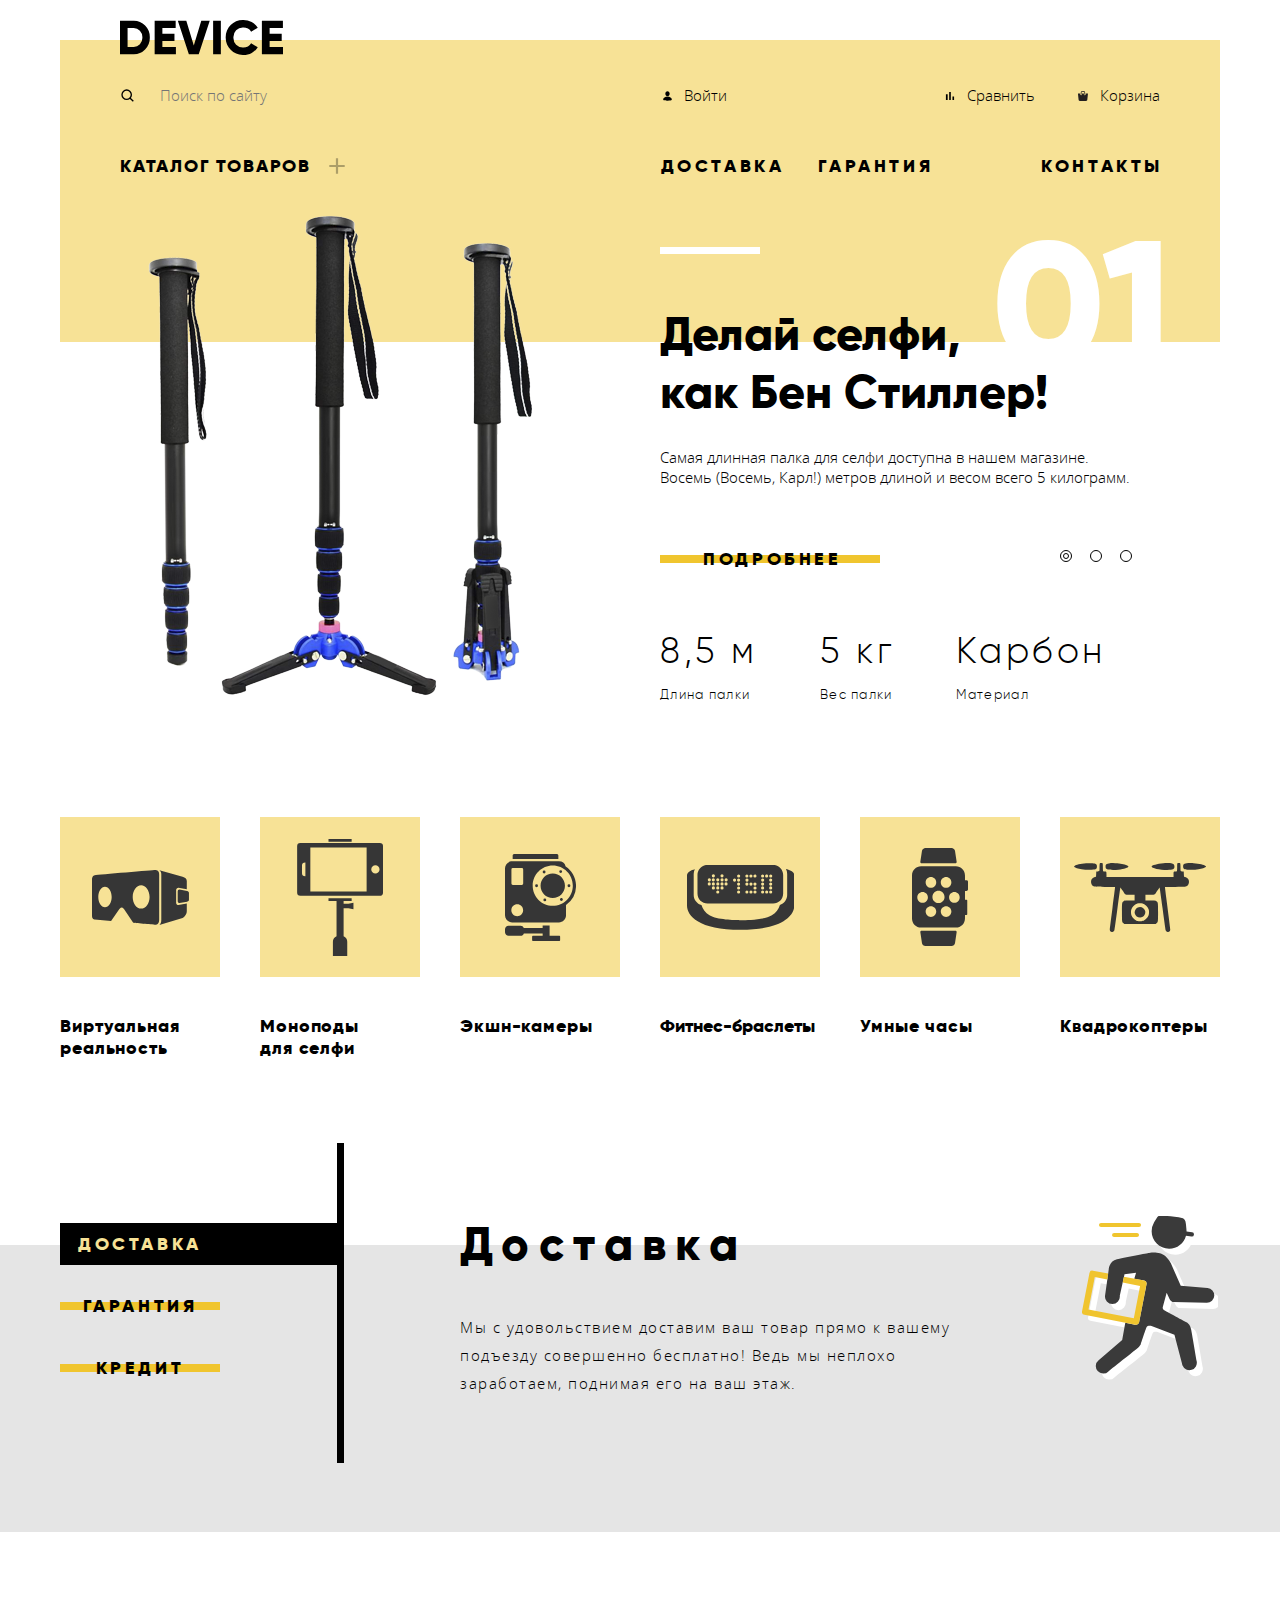
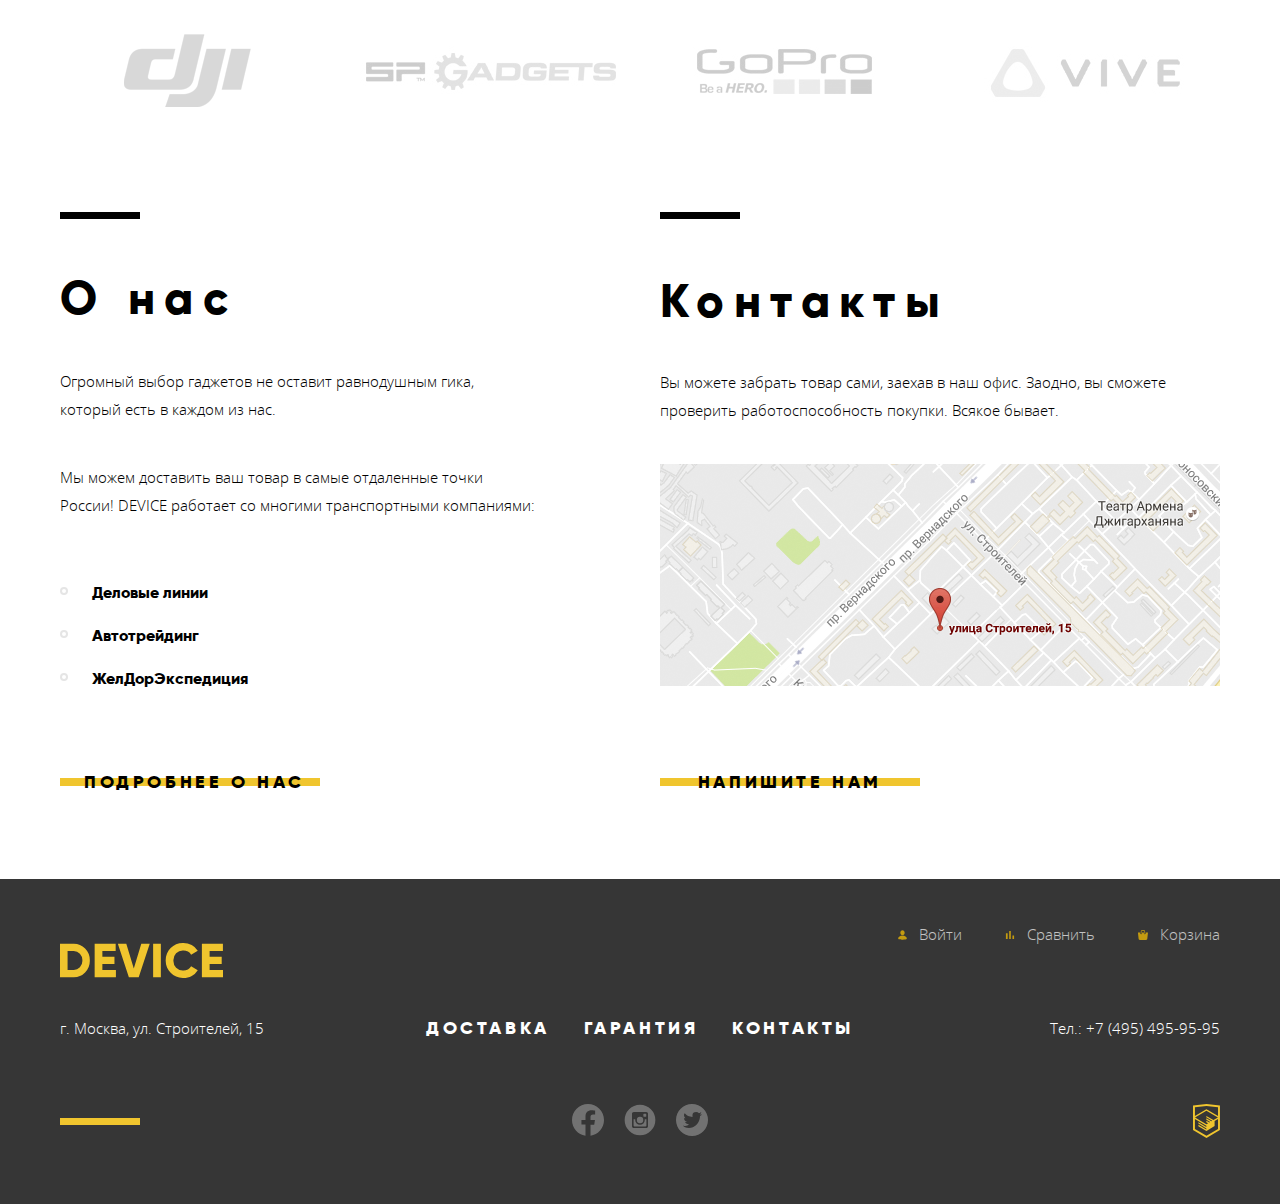
<file: index.html>
<!DOCTYPE html>
<html lang="ru">
  <head>
    <meta charset="utf-8">
    <meta name="viewport" content="width=device-width, initial-scale=1">
    <title>HTML Academy: Девайс</title>
    <link rel="stylesheet" href="css/normalize.css">
    <link rel="stylesheet" href="css/style.min.css">
  </head>
  <body class="page">
    <header class="page__header page-header page-header--index">
      <a class="page-header__logo">
        <svg width="163" height="35" fill="none" xmlns="http://www.w3.org/2000/svg"><g clip-path="url(#clip0)"><path fill-rule="evenodd" clip-rule="evenodd" d="M-.151.702v33.6h13.532a15.721 15.721 0 0011.72-4.824 16.458 16.458 0 004.712-11.976 16.457 16.457 0 00-4.712-11.976A15.724 15.724 0 0013.381.702H-.151zM7.582 26.91V8.091h5.8a8.646 8.646 0 016.5 2.568 9.408 9.408 0 012.489 6.84 9.406 9.406 0 01-2.489 6.84 8.642 8.642 0 01-6.5 2.568h-5.8v.003zm34.8-5.952h12.082v-7.3H42.378V8.091h13.291V.702H34.645v33.6H55.91V26.91H42.378v-5.952h.004zm36.343 13.344L89.744.702h-8.458l-7.491 24.72L66.304.702h-8.457l11.019 33.6h9.859zm14.4 0h7.733V.702h-7.733v33.6zm38.615-1.416a15.51 15.51 0 006.041-5.688l-6.67-3.84a7.482 7.482 0 01-3.165 3.024 9.873 9.873 0 01-4.664 1.1 9.596 9.596 0 01-7.177-2.736 9.911 9.911 0 01-2.682-7.248 9.91 9.91 0 012.682-7.248 9.592 9.592 0 017.177-2.736 9.897 9.897 0 014.639 1.08 7.589 7.589 0 013.19 3.048l6.67-3.84a15.874 15.874 0 00-6.09-5.688 17.42 17.42 0 00-8.409-2.088c-9.779-.272-17.797 7.691-17.591 17.472-.208 9.781 7.809 17.747 17.588 17.476 2.95.027 5.859-.69 8.458-2.088h.003zm17.881-11.928h12.082v-7.3h-12.085V8.091h13.29V.702h-21.023v33.6h21.265V26.91h-13.532v-5.952h.003z" fill="#000000"/></g><defs><clippath id="clip0"><path fill="#fff" d="M0 0h163v35H0z"/></clippath></defs></svg>
        <span class="visually-hidden">Магазин электронных аксессуаров Device</span>
      </a>
      <div class="page-header__container">
        <form action="#" class="page-header__search-form search-form" method="POST">
          <label for="search-field" class="search-form__label"><span class="visually-hidden">Поиск</span></label>
          <input type="text" class="search-form__input" id="search-field" placeholder="Поиск по сайту">
          <button type="submit" class="search-form__button"><span class="search-form__search-text">Найти</span></button>
        </form>
        <div class="page-header__user">
          <a class="page-header__link page-header__link--user" href="#">Войти</a>
        </div>
        <div class="page-header__services">
          <a class="page-header__link page-header__link--chart" href="#">Сравнить</a>
          <a class="page-header__link page-header__link--cart" href="#">Корзина</a>
        </div>
      </div>
      <nav>
        <ul class="page-header__nav nav-list">
          <li class="nav-list__item nav-list__item--open"><a href="catalog.html">Каталог товаров</a>
            <div class="nav-list__wrapper">
              <ul class="nav-list__sub-list">
                <li class="nav-list__sub-item"><a href="catalog.html/virtual-reality">Виртуальная реальность</a></li>
                <li class="nav-list__sub-item"><a href="catalog.html/fitness-bracelets">Фитнес браслеты</a></li>
                <li class="nav-list__sub-item"><a href="catalog.html/quadcopter">Квадрокоптер</a></li>
                <li class="nav-list__sub-item"><a href="catalog.html/selfie-monopods">Моноподы для селфи</a></li>
                <li class="nav-list__sub-item"><a href="catalog.html/smart-watch">Умные часы</a></li>
                <li class="nav-list__sub-item"><a href="catalog.html/action-cameras">Экшн-камеры</a></li>
              </ul>
            </div>
          </li>
          <li class="nav-list__item"><a href="#">Доставка</a></li>
          <li class="nav-list__item"><a href="#">Гарантия</a></li>
          <li class="nav-list__item"><a href="#">Контакты</a></li>
        </ul>
      </nav>
    </header>
    <main class="page__main page-main">
      <h1 class="visually-hidden">Добро пожаловать на главную страницу магазина Device</h1>
      <!-- Блок со слайдером -->
      <section class="page-main__slider slider">
        <h2 class="visually-hidden">Промо слайды</h2>
        <!-- Переключатель -->
        <div class="slider__controls">
          <button class="slider__button slider__button--checked" type="button"><span class="visually-hidden">Первый слайд</span></button>
          <button class="slider__button" type="button"><span class="visually-hidden">Второй слайд</span></button>
          <button class="slider__button" type="button"><span class="visually-hidden">Третий слайд</span></button>
        </div>
        <!-- Слайды -->
        <ul class="slider__list">
          <li class="slider__container slider__container--current">
            <div class="slider__inner">
              <picture>
                <img  class="slider__image slider__image--1" width="384" height="486" src="img/slider-1.png" srcset="img/slider-1@2x.png 2x, img/slider-1@3x.png 3x" alt="Селфи палка">
              </picture>
              <div class="slider__description">
                <h3 class="slider__heading">Делай селфи,<br>
                  как Бен Стиллер! </h3>
                <p class="slider__paragraph">Самая длинная палка для селфи доступна в нашем магазине.<br>
                  Восемь (Восемь, Карл!) метров длиной и весом всего 5 килограмм.</p>
                <a class="button button--slider" href="#"><span>Подробнее</span></a>
                <dl class="slider__stats">
                  <dt>Длина палки</dt>
                  <dd>8,5 м</dd>
                  <dt>Вес палки</dt>
                  <dd>5 кг</dd>
                  <dt>Материал</dt>
                  <dd>Карбон</dd>
                </dl>
              </div>
            </div>
          </li>
          <li class="slider__container">
            <div class="slider__inner">
              <picture>
                <img  class="slider__image slider__image--2" width="345" height="485" src="img/slider-2.png" srcset="img/slider-2@2x.png 2x, img/slider-2@3x.png 3x" alt="Фитнес-браслет">
              </picture>
              <div class="slider__description">
                <h3 class="slider__heading">Худеем<br>
                  правильно!</h3>
                <p class="slider__paragraph">Мотивирующие фитнес-браслеты помогут найти в себе силы<br>
                  не пропускать занятия и соблюдать диету.</p>
                <a class="button button--slider" href="#"><span>Подробнее</span></a>
                <dl class="slider__stats">
                  <dt>Без подзарядки</dt>
                  <dd>48 часов</dd>
                </dl>
              </div>
            </div>
          </li>
          <li class="slider__container">
            <div class="slider__inner">
              <picture>
                <img  class="slider__image slider__image--3" width="526" height="334" src="img/slider-3.png" srcset="img/slider-3@2x.png 2x, img/slider-3@3x.png 3x" alt="Квадрокоптер">
              </picture>
              <div class="slider__description">
                <h3 class="slider__heading">Порхает как бабочка, жалит как пчела!</h3>
                <p class="slider__paragraph">Этот обычный, на первый взгляд, квадрокоптер оснащен<br>
                  мощным лазером, замаскированным под стандартную камеру.</p>
                <a class="button  button--slider" href="#"><span>Подробнее</span></a>
                <dl class="slider__stats slider__stats--quadro">
                  <dt>Дальность полета</dt>
                  <dd>800 м</dd>
                  <dt>Радиус поражения</dt>
                  <dd>50 м</dd>
                </dl>
              </div>
            </div>
          </li>
        </ul>
      </section>
      <!-- Блок популярных товаов -->
      <section class="page-main__popular popular">
        <h2 class="visually-hidden">Популярные товары</h2>
        <ul class="popular__list">
          <li class="popular__item">
            <a href="#" class="popular__link">
              <p class="popular__image">
                <svg width="97" height="55" fill="none" xmlns="http://www.w3.org/2000/svg"><path d="M84.131 32.639V20.003c0-1.309 1.045-2.37 2.335-2.37l8.326 1.581V11.02c0-2.355-1.708-3.43-4.202-4.265L67.403.175c1.616 1.391 1.89 2.04 1.89 4.396V49.78c0 2.356-.45 4.066-1.968 5.21l23.265-7.065c2.401-.833 4.202-4.216 4.202-6.572V33.44l-8.326 1.567c-1.29.002-2.335-1.06-2.335-2.368z" fill="#363636"/><path d="M95.129 20.979l-7.598-1.444c-1.008 0-1.824.829-1.824 1.851v9.868c0 1.023.816 1.852 1.824 1.852l7.598-1.431c1.154-.419 1.824-.829 1.824-1.852V22.83c0-1.022-.766-1.507-1.824-1.851zM67.17 4.483c0-5.08-4.232-4.459-4.232-4.459S5.832 4.738 2.838 5.145C-.156 5.552.001 9.532.001 9.532L0 45.812c0 3.743 2.599 3.753 2.599 3.753l16.477 1.403L27.212 39.3s1.109-1.828 2.505-1.828c1.397 0 2.432 1.861 2.432 1.861l9.061 13.521s18.895 1.909 22.521 1.909c3.626-.001 3.439-5.024 3.439-5.024V4.483zM12.982 37.192c-3.698 0-6.696-4.601-6.696-10.275s2.998-10.275 6.696-10.275c3.698 0 6.696 4.601 6.696 10.275s-2.998 10.275-6.696 10.275zm36.158 1.426c-4.662 0-8.44-5.239-8.44-11.701 0-6.463 3.779-11.702 8.44-11.702 4.662 0 8.442 5.239 8.442 11.702 0 6.462-3.78 11.701-8.442 11.701z" fill="#363636"/></svg>
              </p>
              <p class="popular__title">Виртуальная
                реальность</p>
            </a>
          </li>
          <li class="popular__item">
            <a href="#" class="popular__link">
              <p class="popular__image">
                <svg width="86" height="117" fill="none" xmlns="http://www.w3.org/2000/svg"><path d="M82.821 4.011H3.33A3.188 3.188 0 00.142 7.199v46.413a3.187 3.187 0 003.188 3.189h79.492a3.188 3.188 0 003.189-3.189V7.199a3.189 3.189 0 00-3.19-3.188zM8.392 37.236h-.226a3.19 3.19 0 01-3.189-3.189v-7.283a3.188 3.188 0 013.189-3.188h.226v13.66zm61.231 15.172H13.341V8.402h56.282v44.006zM78.4 34.552a4.146 4.146 0 01-4.146-4.147 4.146 4.146 0 114.146 4.147zM54.654 0H31.497v2.758h23.157V0zm-8.046 64.861v-2.973h8.046V59.13H31.498v2.758h8.045v35.246a6.068 6.068 0 00-3.635 5.559V117h14.335v-14.307a6.062 6.062 0 00-3.636-5.557v-27.99h4.796l5.05 1.213v-6.711l-5.05 1.213h-4.795z" fill="#363636"/></svg>
              </p>
              <p class="popular__title">Моноподы
                для&nbsp;селфи</p>
            </a>
          </li>
          <li class="popular__item">
            <a href="#" class="popular__link">
              <p class="popular__image">
                <svg width="71" height="87" fill="none" xmlns="http://www.w3.org/2000/svg"><path d="M53.349 1.49c0-.736-.578-1.49-1.311-1.49H9.053C8.32 0 7.672.754 7.672 1.49v3.522h45.676V1.49h.001zm.853 80.319h-9.597V71.426h-6.958v2.507H18.774c-.537-1.254-1.757-2.148-3.181-2.148H3.559C1.642 71.784 0 73.387 0 75.311v3.018c0 1.924 1.642 3.48 3.559 3.48h12.035c1.511 0 2.792-.896 3.269-2.326h18.785v2.326H28.13c-.533 0-1.01.437-1.01.972v3.172c0 .535.478 1.048 1.01 1.048h26.072c.533 0 .93-.513.93-1.048V82.78c0-.535-.397-.971-.93-.971zm6.464-69.419a7.037 7.037 0 00-6.771-5.05H7.148C3.25 7.34 0 10.449 0 14.361v46.9c0 3.912 3.25 7.121 7.148 7.121h46.747c3.898 0 7.126-3.209 7.126-7.121V50.915a23.228 23.228 0 0010.001-19.164c-.001-8.079-4.132-15.181-10.356-19.361zM12.238 62.151c-3.259 0-5.901-2.65-5.901-5.921 0-3.27 2.642-5.922 5.901-5.922s5.902 2.652 5.902 5.922c0 3.271-2.643 5.921-5.902 5.921zm5.961-32.605a1.42 1.42 0 01-1.418 1.422h-8.94a1.42 1.42 0 01-1.418-1.422v-14.16a1.42 1.42 0 011.418-1.423h8.939a1.42 1.42 0 011.418 1.423v14.16h.001zm29.563 22.312c-11.076 0-20.057-9.01-20.057-20.123 0-11.113 8.98-20.124 20.057-20.124 11.077 0 20.058 9.01 20.058 20.124 0 11.114-8.981 20.123-20.058 20.123z" fill="#363636"/><path d="M47.762 43.964c6.731 0 12.188-5.475 12.188-12.229s-5.457-12.229-12.188-12.229c-6.731 0-12.188 5.475-12.188 12.229s5.457 12.229 12.188 12.229zm-16.2-10.793a1.435 1.435 0 100-2.87 1.435 1.435 0 000 2.87zm32.401 0a1.435 1.435 0 100-2.87 1.435 1.435 0 000 2.87zM39.109 19.429a1.435 1.435 0 100-2.87 1.435 1.435 0 000 2.87zm17.306 27.483c.79 0 1.43-.643 1.43-1.436 0-.793-.64-1.436-1.43-1.436-.79 0-1.43.643-1.43 1.436 0 .793.64 1.436 1.43 1.436zM55.697 19a1.435 1.435 0 100-2.87 1.435 1.435 0 000 2.87zM39.828 47.341a1.435 1.435 0 100-2.87 1.435 1.435 0 000 2.87z" fill="#363636"/></svg>
              </p>
              <p class="popular__title">Экшн-камеры</p>
            </a>
          </li>
          <li class="popular__item">
            <a href="#" class="popular__link">
              <p class="popular__image">
                <svg width="107" height="65" fill="none" xmlns="http://www.w3.org/2000/svg"><path d="M98.967 4.074c.752 1.441 1.209 3.08 1.209 4.818v21.102c0 4.616-3.092 8.527-7.246 9.9-1.325 3.987-3.778 7.854-8.051 10.432-8.676 5.231-31.124 4.837-31.198 4.837-.078 0-22.513.395-31.189-4.837-4.216-2.545-6.708-6.347-8.042-10.279-4.418-1.209-7.756-5.251-7.756-10.053V8.893c0-1.688.427-3.282 1.139-4.693C4.17 5.109 0 6.918 0 10.434v29.983C0 50.668 11.839 64.85 53.657 64.85c41.82 0 53.657-14.182 53.657-24.433V10.434c-.001-3.684-4.576-5.494-8.347-6.36z" fill="#363636"/><path d="M20.561 38.459h65.523c5.564 0 10.074-4.513 10.074-10.077V9.935c0-5.563-4.51-10.075-10.074-10.075H20.561c-5.564 0-10.075 4.511-10.075 10.075v18.447c0 5.564 4.511 10.077 10.075 10.077zM83.695 9.468a1.57 1.57 0 110 3.139 1.57 1.57 0 010-3.139zm0 4.039a1.569 1.569 0 110 3.138 1.569 1.569 0 010-3.138zm0 4.039a1.568 1.568 0 11.001 3.137 1.568 1.568 0 01-.001-3.137zm0 3.827a1.57 1.57 0 11-.001 3.14 1.57 1.57 0 01.001-3.14zm0 4.039a1.568 1.568 0 11.001 3.137 1.568 1.568 0 01-.001-3.137zM79.656 9.468c.867 0 1.568.703 1.568 1.57a1.568 1.568 0 11-3.136 0c0-.868.703-1.57 1.568-1.57zm0 15.944a1.568 1.568 0 110 3.135 1.568 1.568 0 010-3.135zM75.619 9.468a1.57 1.57 0 11-.003 3.14 1.57 1.57 0 01.003-3.14zm0 4.039a1.57 1.57 0 11-.003 3.139 1.57 1.57 0 01.003-3.139zm0 4.039a1.569 1.569 0 11-.002 3.138 1.569 1.569 0 01.002-3.138zm0 3.827a1.568 1.568 0 110 3.138 1.568 1.568 0 010-3.138zm0 4.039a1.569 1.569 0 11-.002 3.138 1.569 1.569 0 01.002-3.138zM67.965 9.468c.867 0 1.568.703 1.568 1.57a1.568 1.568 0 11-3.136 0 1.568 1.568 0 011.568-1.57zm0 8.078a1.568 1.568 0 110 3.14 1.568 1.568 0 010-3.14zm0 3.881a1.569 1.569 0 11-.002 3.136 1.569 1.569 0 01.002-3.136zm0 3.985a1.568 1.568 0 110 3.135 1.568 1.568 0 010-3.135zM63.926 9.468a1.57 1.57 0 110 3.14 1.57 1.57 0 010-3.14zm0 8.078a1.57 1.57 0 11.001 3.139 1.57 1.57 0 01-.001-3.139zm0 7.866a1.57 1.57 0 11.001 3.139 1.57 1.57 0 01-.001-3.139zM59.888 9.468a1.57 1.57 0 010 3.139 1.568 1.568 0 01-1.568-1.569 1.567 1.567 0 011.568-1.57zm0 4.039a1.57 1.57 0 11-.001 3.135 1.57 1.57 0 01.001-3.135zm0 4.039a1.57 1.57 0 11-.001 3.14 1.57 1.57 0 01.001-3.14zm0 7.866a1.57 1.57 0 010 3.137 1.569 1.569 0 010-3.137zm-8.29-15.944a1.57 1.57 0 110 3.139 1.57 1.57 0 010-3.139zm0 4.039a1.569 1.569 0 110 3.138 1.569 1.569 0 010-3.138zm0 4.039a1.568 1.568 0 11.001 3.137 1.568 1.568 0 01-.001-3.137zm0 3.881a1.568 1.568 0 110 3.137 1.569 1.569 0 010-3.137zm0 3.985a1.568 1.568 0 11.001 3.137 1.568 1.568 0 01-.001-3.137zm-4.039-11.905a1.568 1.568 0 110 3.136 1.568 1.568 0 010-3.136zm-8.502-.212a1.57 1.57 0 11-.001 3.135 1.57 1.57 0 01.001-3.135zm0 4.038a1.57 1.57 0 11-.003 3.141 1.57 1.57 0 01.003-3.141zm-4.039-8.078a1.57 1.57 0 11-.003 3.14 1.57 1.57 0 01.003-3.14zm0 4.04a1.57 1.57 0 11-.003 3.139 1.57 1.57 0 01.003-3.139zm0 4.038a1.57 1.57 0 11-.003 3.14 1.57 1.57 0 01.003-3.14zm0 4.04a1.569 1.569 0 11-.001 3.137 1.569 1.569 0 01.001-3.137zm-4.254-8.078a1.569 1.569 0 110 3.138 1.569 1.569 0 010-3.138zm0 4.038a1.57 1.57 0 110 3.139 1.57 1.57 0 010-3.139zm0 4.04a1.57 1.57 0 11-.001 3.14 1.57 1.57 0 01.001-3.14zm0 4.039a1.568 1.568 0 11.001 3.137 1.568 1.568 0 01-.001-3.137zM26.3 9.255a1.57 1.57 0 11.002 3.136 1.57 1.57 0 01-.002-3.136zm0 4.04a1.57 1.57 0 011.571 1.568 1.57 1.57 0 01-3.14 0 1.57 1.57 0 011.569-1.568zm0 4.038a1.571 1.571 0 110 3.14 1.571 1.571 0 010-3.14zm0 4.04a1.57 1.57 0 11.003 3.135 1.57 1.57 0 01-.003-3.135zm-4.037-8.078a1.57 1.57 0 11-.001 3.135 1.57 1.57 0 01.001-3.135zm0 4.038a1.57 1.57 0 010 3.14 1.57 1.57 0 010-3.14z" fill="#363636"/></svg>
              </p>
              <p class="popular__title popular__title--fitness">Фитнес-браслеты</p>
            </a>
          </li>
          <li class="popular__item">
            <a href="#" class="popular__link">
              <p class="popular__image">
                <svg width="56" height="98" fill="none" xmlns="http://www.w3.org/2000/svg"><path d="M54.494 32.197h-1.515v-4.64c0-5.052-4.087-9.186-9.082-9.186H9.082C4.086 18.372 0 22.505 0 27.557v42.868c0 5.052 4.087 9.185 9.083 9.185h34.815c4.995 0 9.082-4.133 9.082-9.185V67.01h1.515a.764.764 0 00.757-.764V52.467a.765.765 0 00-.757-.766H52.98v-8.788h1.515c.832 0 1.514-.688 1.514-1.531v-7.654a1.529 1.529 0 00-1.515-1.531zm-20.412-3.109c2.926 0 5.299 2.398 5.299 5.358 0 2.96-2.373 5.358-5.299 5.358s-5.298-2.398-5.298-5.358c0-2.96 2.372-5.358 5.298-5.358zm-15.137 0c2.925 0 5.298 2.398 5.298 5.358 0 2.96-2.373 5.358-5.298 5.358-2.926 0-5.298-2.398-5.298-5.358 0-2.96 2.372-5.358 5.298-5.358zM5.297 49.397c0-2.959 2.371-5.358 5.298-5.358 2.926 0 5.298 2.399 5.298 5.358 0 2.959-2.373 5.358-5.298 5.358-2.927.001-5.298-2.399-5.298-5.358zm13.648 19.497c-2.926 0-5.298-2.398-5.298-5.358 0-2.96 2.372-5.358 5.298-5.358 2.925 0 5.298 2.398 5.298 5.358 0 2.96-2.373 5.358-5.298 5.358zm1.49-19.903c0-3.382 2.711-6.124 6.055-6.124s6.055 2.742 6.055 6.124c0 3.382-2.711 6.124-6.055 6.124-3.344-.001-6.055-2.742-6.055-6.124zm13.647 19.903c-2.926 0-5.298-2.398-5.298-5.358 0-2.96 2.372-5.358 5.298-5.358s5.299 2.398 5.299 5.358c0 2.96-2.373 5.358-5.299 5.358zm8.302-14.138c-2.927 0-5.298-2.399-5.298-5.358 0-2.959 2.371-5.358 5.298-5.358 2.926 0 5.298 2.399 5.298 5.358 0 2.958-2.372 5.358-5.298 5.358zM9.646 15.31h33.687c.843 0 1.432-.681 1.306-1.514L43.023 3.028l-.002-.002C42.771 1.362 41.189 0 39.506 0H13.474c-1.686 0-3.268 1.362-3.517 3.028L8.342 13.795c-.125.833.461 1.515 1.304 1.515zm33.687 67.361H9.646c-.843 0-1.429.683-1.304 1.516l1.615 10.767c.25 1.666 1.832 3.028 3.516 3.028h26.032c1.684 0 3.266-1.362 3.517-3.026v-.002l1.615-10.767c.128-.833-.461-1.516-1.304-1.516z" fill="#363636"/></svg>
              </p>
              <p class="popular__title">Умные часы</p>
            </a>
          </li>
          <li class="popular__item">
            <a href="#" class="popular__link">
              <p class="popular__image">
                <svg width="132" height="69" fill="none" xmlns="http://www.w3.org/2000/svg"><path d="M12.052.258C6.507.745 1.838 1.85.575 2.93c-.722.616-.722.616-.232 1.156.644.72 3.713 1.645 7.247 2.237 3.998.668 12.51.693 13.724.051 1.212-.668 1.624-1.414 1.624-2.981 0-1.619-.62-2.416-2.218-2.853C19.274.154 14.942 0 12.052.258zm13.722.23c-.129.283-.258 2.108-.258 4.112 0 4.061.155 3.778-2.192 3.933l-1.03.077-.13 2.545-.129 2.544-1.186.283c-2.58.668-4 2.595-3.792 5.294.128 1.927 1.03 3.341 2.579 4.087 1.109.513 1.47.538 11.246.538 5.545 0 10.137.079 10.188.18.051.13-1.11 9.408-2.58 20.64-1.444 11.23-2.682 20.997-2.708 21.666-.051 1.617.826 2.62 2.348 2.62 1.237 0 2.012-.64 2.321-1.9.13-.514 1.496-10.334 3.018-21.822 1.522-11.463 2.863-20.869 2.94-20.869.104 0 1.084 1.413 2.193 3.136 2.94 4.626 2.399 4.317 7.635 4.317h4.359v5.63l-5.133.077c-4.72.077-5.21.127-5.881.615-1.573 1.157-1.625 1.415-1.625 10.977 0 9.534.026 9.792 1.522 11.05l.851.695h31.365l.851-.696c1.496-1.257 1.52-1.515 1.52-11.05 0-9.56-.05-9.819-1.622-10.976-.671-.488-1.162-.538-5.882-.615l-5.132-.077v-5.63h4.36c5.234 0 4.693.309 7.633-4.317 1.11-1.723 2.09-3.136 2.194-3.136.076 0 1.418 9.406 2.94 20.869 1.522 11.488 2.889 21.308 3.018 21.821.31 1.26 1.082 1.902 2.321 1.902 1.522 0 2.4-1.004 2.347-2.621-.026-.67-1.264-10.436-2.71-21.666-1.468-11.232-2.63-20.51-2.577-20.64.05-.101 4.641-.18 10.189-.18 9.775 0 10.136-.025 11.244-.538 1.548-.746 2.45-2.16 2.579-4.087.207-2.699-1.211-4.626-3.791-5.294l-1.187-.283-.127-2.544-.129-2.545-1.032-.077c-2.347-.155-2.194.128-2.194-3.933 0-2.004-.128-3.829-.257-4.112-.206-.36-.543-.488-1.367-.488-.619 0-1.238.128-1.42.309-.206.205-.309 1.465-.309 3.932 0 2.467-.103 3.727-.31 3.932-.18.18-.901.308-1.649.308-1.626 0-1.652.052-1.652 3.11v2.287H32.48v-2.287c0-3.058-.024-3.11-1.65-3.11-.748 0-1.47-.129-1.65-.308-.207-.205-.31-1.465-.31-3.932 0-2.467-.103-3.727-.31-3.932-.18-.18-.8-.309-1.418-.309-.825 0-1.16.128-1.368.488zm42.843 40.12c2.889.899 5.392 3.393 6.166 6.168.439 1.543.31 4.216-.284 5.784-.696 1.875-2.685 4.01-4.565 4.935-1.29.642-1.754.719-3.921.719s-2.631-.077-3.92-.719c-1.885-.926-3.87-3.06-4.567-4.935-.592-1.568-.722-4.24-.283-5.784.748-2.723 3.25-5.27 6.061-6.168 2.012-.642 3.3-.642 5.313 0z" fill="#363636"/><path d="M63.794 44.438c-2.036.925-3.507 3.649-3.069 5.73.774 3.677 4.824 5.553 7.996 3.702 1.985-1.158 2.991-3.547 2.451-5.783-.568-2.39-2.734-4.138-5.16-4.138-.645 0-1.625.232-2.218.489zM36.092.154c-3.92.668-4.513 1.131-4.513 3.444 0 1.825.463 2.416 2.268 2.956 1.55.462 7.172.514 10.5.128 6.86-.822 11.322-2.544 9.698-3.752-1.265-.9-4.902-1.876-9.054-2.39-2.475-.308-7.996-.54-8.9-.386zm53.392.104C83.165.848 77.62 2.339 77.62 3.444c0 1.722 7.84 3.47 15.63 3.495 5.804 0 7.196-.642 7.196-3.34 0-1.825-.619-2.622-2.373-3.085C96.423.103 92.398 0 89.484.258zm23.293.025c-1.781.231-3.019.77-3.431 1.491-.387.77-.31 2.904.154 3.572.928 1.31 1.652 1.465 7.069 1.465 3.661 0 5.801-.129 7.866-.488 3.534-.592 6.603-1.517 7.248-2.237.49-.54.49-.54-.233-1.156-1.34-1.13-5.958-2.185-11.916-2.672-3.481-.283-4.488-.283-6.757.025z" fill="#363636"/></svg>
              </p>
              <p class="popular__title">Квадрокоптеры</p>
            </a>
          </li>
        </ul>
      </section>
      <!-- Блок слайдера сервисов -->
      <section class="page-main__services services">
        <h2 class="visually-hidden">Услуги которые мы предлагаем</h2>
        <!-- Кнопки слайдера -->
        <ul class="services__controls">
          <li>
            <button class="button services__button services__button--current" type="button">
              Доставка
            </button>
          </li>
          <li>
            <button class="button services__button" type="button">
              Гарантия
            </button>
          </li>
          <li>
            <button class="button services__button" type="button">
              Кредит
            </button>
          </li>
        </ul>
        <!-- Слайды -->
        <ul class="services__list">
          <li class="services__container services__container--current">
            <h3 class="services__title">Доставка</h3>
            <p class="services__description">Мы с удовольствием доставим ваш товар прямо к вашему
              подъезду совершенно бесплатно! Ведь мы неплохо<br>
              заработаем, поднимая его на ваш этаж.</p>
          </li>
          <li class="services__container">
            <h3 class="services__title">Гарантия</h3>
            <p class="services__description services__description--waranty">Если из-за возгорания купленного у нас товара у вас сгорит дом —
              не переживайте, мы выдадим вам новый.<br>
              Товар, не дом, конечно же.</p>
          </li>
          <li class="services__container">
            <h3 class="services__title">Кредит</h3>
            <p class="services__description">Залезть в долговую яму стало проще! Кредитные консультанты
              подберут для вас наиболее выгодные<br>
              условия кредита. Выгодные для нашего банка, разумеется.</p>
          </li>
        </ul>
      </section>
      <!-- Блок с логотипами брендов -->
      <section class="page-main__logos logos">
        <h2 class="visually-hidden">Бренды, товары которых вы смодете приобрести у нас на сайте</h2>
        <ul class="logos__list">
          <li class="logos__item">
            <a href="https://www.dji.com/ru" class="logos__link">
              <picture>
                <img class="logos__image" width="260" height="200" src="img/logo-1.png" srcset="img/logo-1@2x.png 2x, img/logo-1@3x.png 3x" alt="Логотип DJI">
              </picture>
              <span class="visually-hidden">DJI</span>
            </a>
          </li>
          <li class="logos__item">
            <a href="http://www.sp-gadgets.com/" class="logos__link">
              <picture>
                <img class="logos__image" width="260" height="200" src="img/logo-2.png" srcset="img/logo-2@2x.png 2x, img/logo-2@3x.png 3x" alt="Логотип SP-Gadgets">
              </picture>
              <span class="visually-hidden">SP-Gadgets</span>
            </a>
          </li>
          <li class="logos__item">
            <a href="https://gopro.ru/" class="logos__link">
              <picture>
                <img class="logos__image" width="260" height="200" src="img/logo-3.png" srcset="img/logo-3@2x.png 2x, img/logo-3@3x.png 3x" alt="Логотип GoPro">
              </picture>
              <span class="visually-hidden">GoPro</span>
            </a>
          </li>
          <li class="logos__item">
            <a href="https://www.vive.com/ru/" class="logos__link">
              <picture>
                <img class="logos__image" width="260" height="200" src="img/logo-4.png" srcset="img/logo-4@2x.png 2x, img/logo-4@3x.png 3x" alt="Логотип Vive">
              </picture>
              <span class="visually-hidden">Vive</span>
            </a>
          </li>
        </ul>
      </section>
      <div class="page-main__container">
        <!-- Блок о компании -->
        <section class="page-main__info info">
          <h2 class="info__title">О нас</h2>
          <p class="info__text">Огромный выбор гаджетов не оставит равнодушным гика,<br>
            который есть в каждом из нас.</p>
          <p class="info__text">Мы можем доставить ваш товар в самые отдаленные точки<br>
            России! DEVICE работает со многими транспортными компаниями:</p>
          <ul class="info__list">
            <li class="info__item"><span>Деловые линии</span></li>
            <li class="info__item"><span>Автотрейдинг</span></li>
            <li class="info__item"><span>ЖелДорЭкспедиция</span></li>
          </ul>
          <a class="button info__button" href="#"><span>Подробнее о нас</span></a>
        </section>
        <!-- Блок контактов -->
        <section class="page-main__contacts contacts">
          <h2 class="contacts__title">Контакты</h2>
          <p class="contacts__text">Вы можете забрать товар сами, заехав в наш офис. Заодно, вы сможете
            проверить работоспособность покупки. Всякое бывает.</p>
          <a class="contacts__link" href="https://goo.gl/maps/3fr4Yp8KG6HRxrEL6" target="_blank">
            <picture class="contacts__map">
              <img width="560" height="222" src="img/map.png" srcset="img/map@2x.png 2x, img/map@3x.png 3x" alt="улица Строителей 15">
            </picture>
          </a>
          <a class="button contacts__button" href="#"><span>Напишите нам</span></a>
        </section>
      </div>

    </main>
    <!-- Footer -->
    <footer class="page__footer page-footer">
      <div class="page-footer__container">
        <a class="page-footer__logo">
          <svg width="163" height="35" fill="none" xmlns="http://www.w3.org/2000/svg"><g clip-path="url(#clip0)"><path fill-rule="evenodd" clip-rule="evenodd" d="M-.151.702v33.6h13.532a15.721 15.721 0 0011.72-4.824 16.458 16.458 0 004.712-11.976 16.457 16.457 0 00-4.712-11.976A15.724 15.724 0 0013.381.702H-.151zM7.582 26.91V8.091h5.8a8.646 8.646 0 016.5 2.568 9.408 9.408 0 012.489 6.84 9.406 9.406 0 01-2.489 6.84 8.642 8.642 0 01-6.5 2.568h-5.8v.003zm34.8-5.952h12.082v-7.3H42.378V8.091h13.291V.702H34.645v33.6H55.91V26.91H42.378v-5.952h.004zm36.343 13.344L89.744.702h-8.458l-7.491 24.72L66.304.702h-8.457l11.019 33.6h9.859zm14.4 0h7.733V.702h-7.733v33.6zm38.615-1.416a15.51 15.51 0 006.041-5.688l-6.67-3.84a7.482 7.482 0 01-3.165 3.024 9.873 9.873 0 01-4.664 1.1 9.596 9.596 0 01-7.177-2.736 9.911 9.911 0 01-2.682-7.248 9.91 9.91 0 012.682-7.248 9.592 9.592 0 017.177-2.736 9.897 9.897 0 014.639 1.08 7.589 7.589 0 013.19 3.048l6.67-3.84a15.874 15.874 0 00-6.09-5.688 17.42 17.42 0 00-8.409-2.088c-9.779-.272-17.797 7.691-17.591 17.472-.208 9.781 7.809 17.747 17.588 17.476 2.95.027 5.859-.69 8.458-2.088h.003zm17.881-11.928h12.082v-7.3h-12.085V8.091h13.29V.702h-21.023v33.6h21.265V26.91h-13.532v-5.952h.003z" fill="#F0C52E"/></g><defs><clippath id="clip1"><path fill="#fff" d="M0 0h163v35H0z"/></clippath></defs></svg>
          <span class="visually-hidden">Магазин электронных аксессуаров Device</span>
        </a>
        <address class="page-footer__address">г. Москва, ул. Строителей, 15
        </address>
        <ul class="page-footer__menu footer-menu">
          <li class="footer-menu__item"><a class="footer-menu__link footer-menu__link--login" href="#">Войти</a></li>
          <li class="footer-menu__item"><a class="footer-menu__link footer-menu__link--chart" href="#">Сравнить</a></li>
          <li class="footer-menu__item"><a class="footer-menu__link footer-menu__link--cart" href="#">Корзина</a></li>
        </ul>
        <ul class="page-footer__services footer-services">
          <li class="footer-services__item" ><a class="footer-services__link" href="#">Доставка</a></li>
          <li class="footer-services__item" ><a class="footer-services__link" href="#">Гарантия</a></li>
          <li class="footer-services__item" ><a class="footer-services__link" href="#">Контакты</a></li>
        </ul>
        <ul class="page-footer__socials socials">
          <li>
            <a class="socials__link" href="#">
              <svg width="32" height="32" fill="none" xmlns="http://www.w3.org/2000/svg"><path d="M31.997 16c0-8.837-7.162-16-15.998-16C7.163 0 0 7.163 0 16c0 7.984 5.85 14.603 13.499 15.803V20.624H9.437v-4.625H13.5v-3.524c0-4.011 2.389-6.226 6.042-6.226 1.751 0 3.582.312 3.582.312V10.5h-2.016c-1.987 0-2.607 1.233-2.607 2.498V16h4.437l-.709 4.625H18.5v11.179c7.648-1.2 13.499-7.819 13.499-15.804h-.002z" fill="#fff" fill-opacity=".3"/></svg>
              <span class="visually-hidden">Ссылка на нас в Facebook</span>
            </a>
          </li>
          <li>
            <a class="socials__link" href="#">
              <svg width="32" height="32" fill="none" xmlns="http://www.w3.org/2000/svg"><path d="M20.8 16a4.8 4.8 0 11-9.6 0c0-.274.029-.54.078-.8H9.6v6.395c0 .445.36.805.805.805h11.192a.805.805 0 00.803-.805V15.2h-1.678c.05.26.078.527.078.8zM16 19.2a3.202 3.202 0 10-.002-6.403A3.202 3.202 0 0016 19.2zm3.84-6.56h1.918a.482.482 0 00.482-.48v-1.918a.481.481 0 00-.482-.482H19.84a.482.482 0 00-.482.482v1.918c.002.264.218.48.482.48zM16 .64a15.36 15.36 0 100 30.72A15.36 15.36 0 0016 .64zm8 21.582C24 23.2 23.2 24 22.222 24H9.777C8.8 24 8 23.2 8 22.223V9.777C8 8.8 8.8 8 9.777 8h12.445C23.2 8 24 8.8 24 9.778v12.444z" fill="#fff" fill-opacity=".3"/></svg>
              <span class="visually-hidden">Ссылка на нас в Instagram</span>
            </a>
          </li>
          <li>
            <a class="socials__link" href="#">
              <svg width="32" height="32" fill="none" xmlns="http://www.w3.org/2000/svg"><path d="M16 32c-2.167 0-4.24-.422-6.219-1.266-1.979-.843-3.682-1.979-5.11-3.406-1.426-1.427-2.562-3.13-3.405-5.11A15.697 15.697 0 010 16c0-2.167.422-4.24 1.266-6.219.843-1.979 1.979-3.682 3.406-5.11 1.427-1.426 3.13-2.562 5.11-3.405A15.696 15.696 0 0116 0c2.167 0 4.24.422 6.219 1.266 1.979.843 3.682 1.979 5.11 3.406 1.426 1.427 2.562 3.13 3.405 5.11A15.697 15.697 0 0132 16c0 2.167-.422 4.24-1.266 6.219-.843 1.979-1.979 3.682-3.406 5.11-1.427 1.426-3.13 2.562-5.11 3.405A15.698 15.698 0 0116 32zm9.406-24a5.912 5.912 0 00-.562.344l-.61.406-.578.313L23 9.28C22.23 8.427 21.281 8 20.156 8 17.72 8 16.5 9.02 16.5 11.063v1.843c-3.354-.166-5.927-1.396-7.719-3.687C8.261 9.76 8 10.354 8 11c0 1.375.51 2.417 1.531 3.125-.125 0-.302.01-.531.031-.23.021-.411.021-.547 0A1.566 1.566 0 018 14c0 .958.255 1.755.766 2.39.51.636 1.213 1.047 2.109 1.235-.208.25-.5.375-.875.375-.333 0-.625-.094-.875-.281 0 .812.39 1.442 1.172 1.89.781.448 1.661.683 2.64.703-.374.563-.921.985-1.64 1.266A6.246 6.246 0 019 22c-.292 0-.693-.073-1.203-.219A16.21 16.21 0 007 21.563c.333.666 1.016 1.24 2.047 1.718 1.031.48 2.338.719 3.922.719 1.396 0 2.698-.245 3.906-.734 1.208-.49 2.24-1.141 3.094-1.953a12.776 12.776 0 002.203-2.782 13.08 13.08 0 001.375-3.234C23.849 14.182 24 13.083 24 12c0-.042.125-.13.375-.266.25-.135.542-.317.875-.546.333-.23.583-.47.75-.72-1.125 0-1.875.022-2.25.063.73-.437 1.281-1.281 1.656-2.531z" fill="#fff" fill-opacity=".3"/></svg>
              <span class="visually-hidden">Ссылка на нас в Twitter</span>
            </a>
          </li>
        </ul>
        <a class="page-footer__phone" href="tel:+74954959595">Тел.: +7 (495) 495-95-95</a>
        <a class="page-footer__academy-logo" href="https://htmlacademy.ru/intensive/htmlcss">
          <svg width="27" height="34" fill="none" xmlns="http://www.w3.org/2000/svg"><g clip-path="url(#clip0)"><path d="M13.62.017L13.472 0 0 1.408v24.596L13.473 34l13.43-7.969.042-.025V1.408L13.62.017zm11.399 12.078L13.495 5.32l-.001-.104-.087.05-.088-.056v.109L1.925 12.086V3.139l11.548-1.21L25.02 3.14v8.956h-.001zM13.405 6.769l11.518 6.695-4.479 2.633-7.093-4.21-.014 1.412 5.904 3.503-.86.506-5.03-2.984-.014 1.411 3.827 2.27-.782.521-3.031-1.782-.014 1.409 1.853 1.088-1.8 1.078-11.356-6.733 11.371-6.817zm-11.48 8.318l11.411 6.773.016 1.041-7.942-4.715-.015 1.412 7.979 4.783.018 1.073-7.973-4.728-.013 1.41 8.021 4.81.046.025 8.143-4.86-.011-5.163 3.415-2.03v9.994l-11.548 6.854-11.547-6.853v-9.826z" fill="#F0C52E"/></g><defs><clippath id="html-academy-logo"><path fill="#fff" d="M0 0h26.943v34H0z"/></clippath></defs></svg>
          <span class="visually-hidden">Онлайн‑курс
            HTML и CSS. Профессиональная вёрстка сайтов</span>
        </a>
      </div>
    </footer>
    <!-- Map popup -->
    <section class="page__modal modal-map">
      <h2 class="visually-hidden">Как до нас добраться</h2>
      <iframe class="modal-map__iframe" src="https://www.google.com/maps/embed?pb=!1m18!1m12!1m3!1d2249.1125488779976!2d37.52742931582563!3d55.68703098053581!2m3!1f0!2f0!3f0!3m2!1i1024!2i768!4f13.1!3m3!1m2!1s0x46b54cf65f5c8955%3A0x694710ccd55501e!2z0YPQuy4g0KHRgtGA0L7QuNGC0LXQu9C10LksIDE1LCDQnNC-0YHQutCy0LAsIDExOTMxMQ!5e0!3m2!1sru!2sru!4v1590389292816!5m2!1sru!2sru" width="960" height="560" allowfullscreen aria-hidden="false" tabindex="0" title="Адрес офиса - г.Москва улица Строителей дом 15"></iframe>
      <button class="modal__button modal-map__close" type="button" aria-label="Закрыть карту"></button>
    </section>
    <!-- Write us Popup -->
    <section class="page__modal writeus">
      <h2 class="visually-hidden">Напишите нам</h2>
      <form class="writeus__form" action="https://echo.htmlacademy.ru" method="POST">
        <p class="writeus__container">
          <label class="writeus__label" for="person">Ваше имя:</label>
          <input class="writeus__input" type="text" name="person" id="person" placeholder="Имя Фамилия" pattern="[a-zA-Zа-яА-ЯёЁ ]+">
        </p>
        <p class="writeus__container">
          <label class="writeus__label" for="person-email">Ваш e-mail:</label>
          <input class="writeus__input" type="email" name="person-email" id="person-email" placeholder="email@example.com">
        </p>
        <p class="writeus__container writeus__container--full">
          <label class="writeus__label" for="person-message">Текст письма:</label>
          <textarea class="writeus__input writeus__input--textarea" name="person-message" id="person-message" cols="30" rows="8" placeholder="В свободной форме"></textarea>
        </p>
        <button class="button writeus__button" type="submit">Отправить</button>
      </form>
      <button class="modal__button writeus__close" type="button" aria-label="Закрыть окно обратной связи"></button>
    </section>
    <script src="js/script.min.js" async></script>
  </body>
</html>
</file>
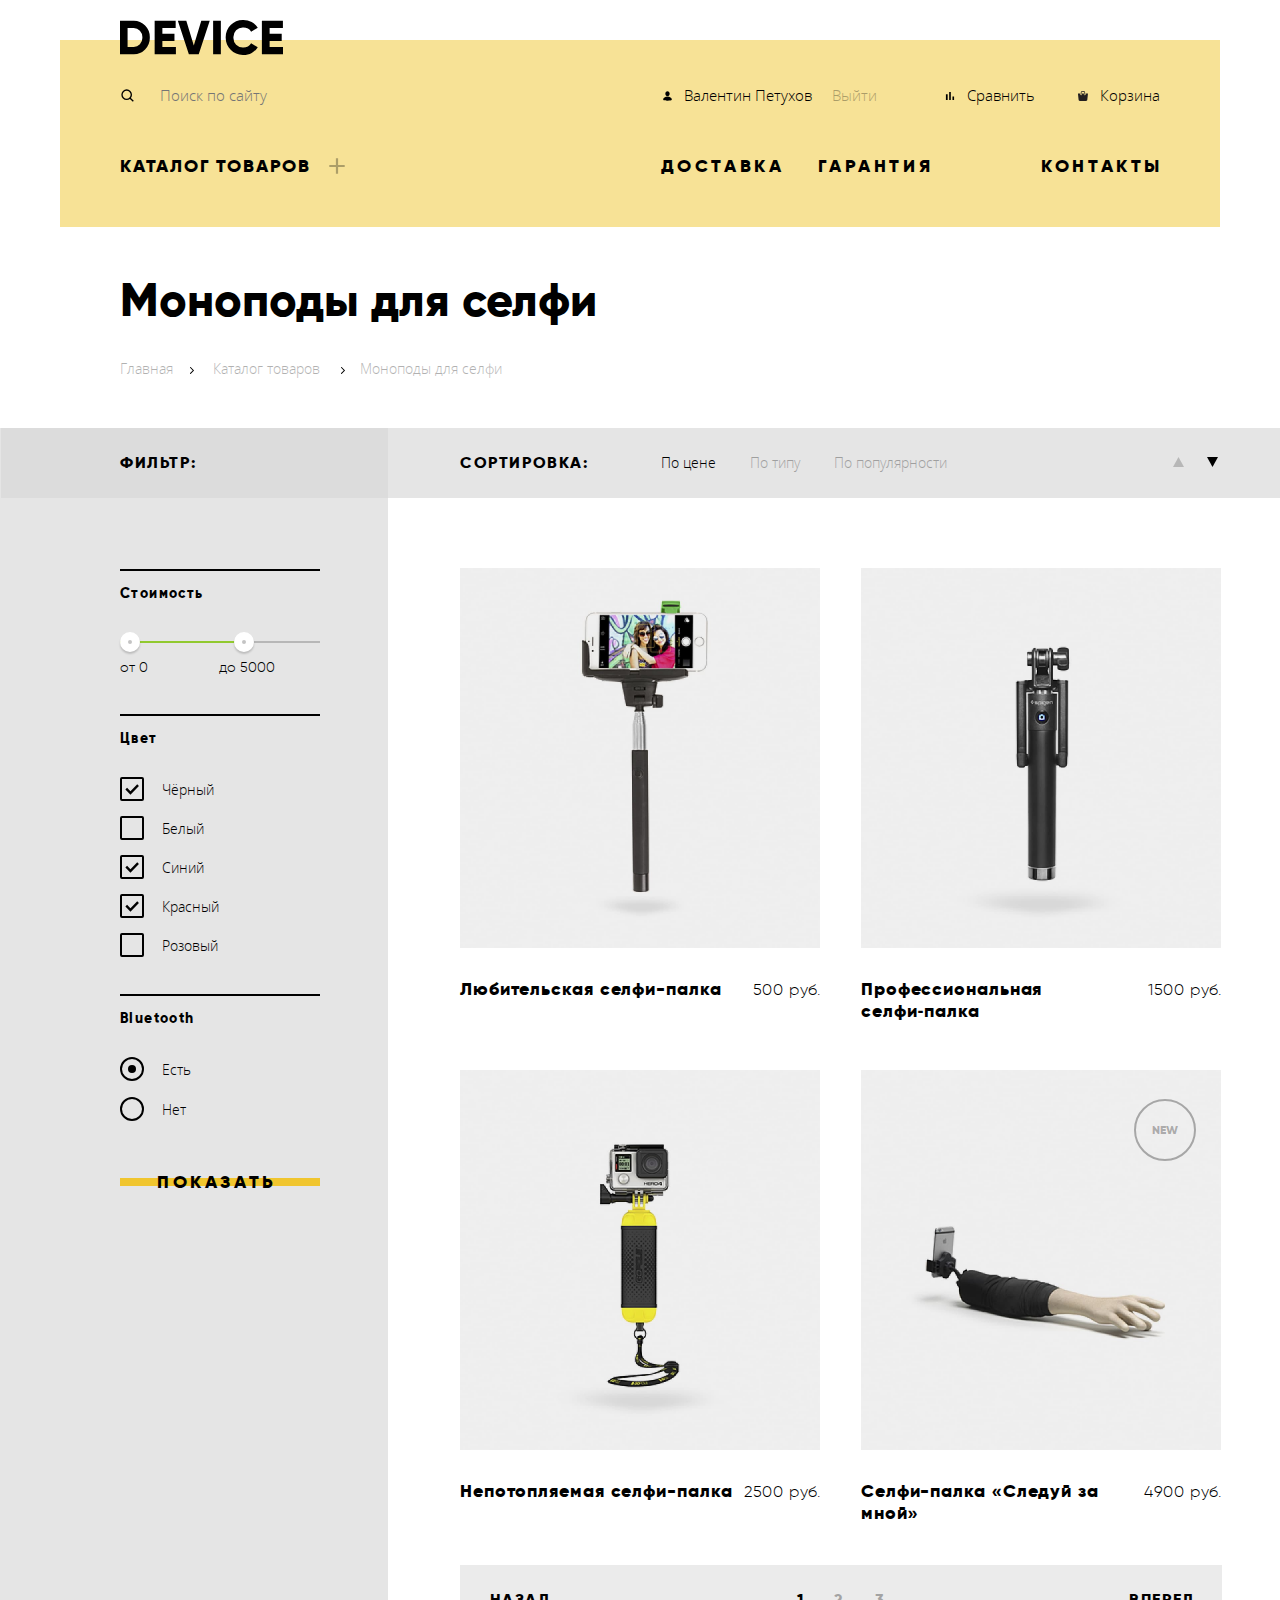
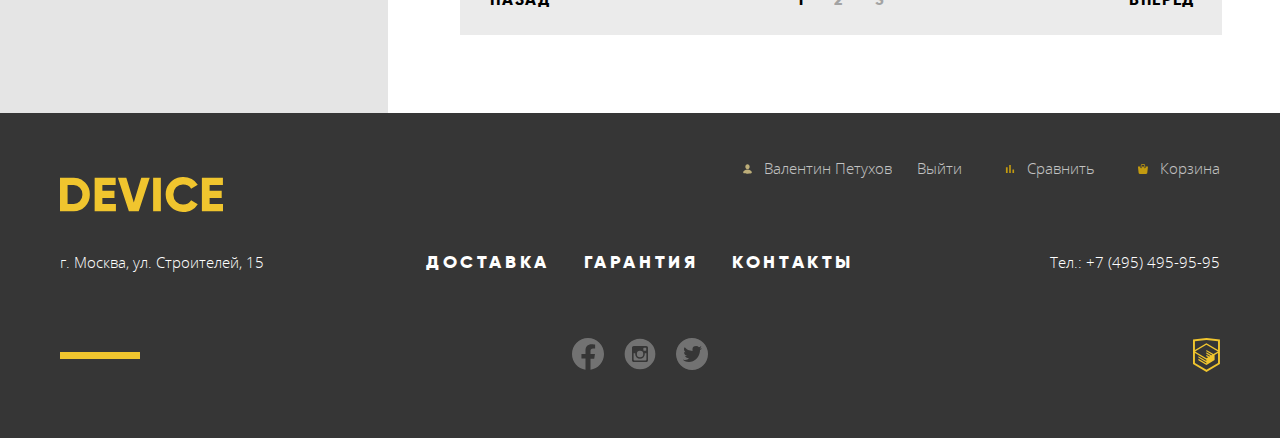
<file: catalog.html>
<!DOCTYPE html>
<html lang="ru">
  <head>
    <meta charset="utf-8">
    <meta name="viewport" content="width=device-width, initial-scale=1">
    <title>HTML Academy: Девайс</title>
    <link rel="stylesheet" href="css/normalize.css">
    <link rel="stylesheet" href="css/style.min.css">
  </head>
  <body class="page">
    <header class="page__header page-header">
      <a class="page-header__logo" href="index.html">
        <svg width="163" height="35" fill="none" xmlns="http://www.w3.org/2000/svg"><g clip-path="url(#clip0)"><path fill-rule="evenodd" clip-rule="evenodd" d="M-.151.702v33.6h13.532a15.721 15.721 0 0011.72-4.824 16.458 16.458 0 004.712-11.976 16.457 16.457 0 00-4.712-11.976A15.724 15.724 0 0013.381.702H-.151zM7.582 26.91V8.091h5.8a8.646 8.646 0 016.5 2.568 9.408 9.408 0 012.489 6.84 9.406 9.406 0 01-2.489 6.84 8.642 8.642 0 01-6.5 2.568h-5.8v.003zm34.8-5.952h12.082v-7.3H42.378V8.091h13.291V.702H34.645v33.6H55.91V26.91H42.378v-5.952h.004zm36.343 13.344L89.744.702h-8.458l-7.491 24.72L66.304.702h-8.457l11.019 33.6h9.859zm14.4 0h7.733V.702h-7.733v33.6zm38.615-1.416a15.51 15.51 0 006.041-5.688l-6.67-3.84a7.482 7.482 0 01-3.165 3.024 9.873 9.873 0 01-4.664 1.1 9.596 9.596 0 01-7.177-2.736 9.911 9.911 0 01-2.682-7.248 9.91 9.91 0 012.682-7.248 9.592 9.592 0 017.177-2.736 9.897 9.897 0 014.639 1.08 7.589 7.589 0 013.19 3.048l6.67-3.84a15.874 15.874 0 00-6.09-5.688 17.42 17.42 0 00-8.409-2.088c-9.779-.272-17.797 7.691-17.591 17.472-.208 9.781 7.809 17.747 17.588 17.476 2.95.027 5.859-.69 8.458-2.088h.003zm17.881-11.928h12.082v-7.3h-12.085V8.091h13.29V.702h-21.023v33.6h21.265V26.91h-13.532v-5.952h.003z" fill="#000000"/></g><defs><clippath id="clip0"><path fill="#fff" d="M0 0h163v35H0z"/></clippath></defs></svg>
        <span class="visually-hidden">Магазин электронных аксессуаров Device</span>
      </a>
      <div class="page-header__container">
        <form action="#" class="page-header__search-form search-form" method="POST">
          <label for="search-field" class="search-form__label"></label>
          <input type="text" class="search-form__input" id="search-field" placeholder="Поиск по сайту">
          <button type="submit" class="search-form__button">Найти</button>
        </form>
        <div class="page-header__user">
          <a class="page-header__link page-header__link--user" href="#">Валентин Петухов</a>
          <a class="page-header__link page-header__link--logout" href="#">Выйти</a>
        </div>
        <div class="page-header__services">
          <a class="page-header__link page-header__link--chart" href="#">Сравнить</a>
          <a class="page-header__link page-header__link--cart" href="#">Корзина</a>
        </div>
      </div>
      <ul class="page-header__nav nav-list">
        <li class="nav-list__item nav-list__item--open"><a href="catalog.html">Каталог товаров</a>
          <div class="nav-list__wrapper">
            <ul class="nav-list__sub-list">
              <li class="nav-list__sub-item"><a href="catalog.html/virtual-reality">Виртуальная реальность</a></li>
                <li class="nav-list__sub-item"><a href="catalog.html/fitness-bracelets">Фитнес браслеты</a></li>
                <li class="nav-list__sub-item"><a href="catalog.html/quadcopter">Квадрокоптер</a></li>
                <li class="nav-list__sub-item"><a href="catalog.html/selfie-monopods">Моноподы для селфи</a></li>
                <li class="nav-list__sub-item"><a href="catalog.html/smart-watch">Умные часы</a></li>
                <li class="nav-list__sub-item"><a href="catalog.html/action-cameras">Экшн-камеры</a></li>
            </ul>
          </div>
        </li>
        <li class="nav-list__item"><a href="#">Доставка</a></li>
        <li class="nav-list__item"><a href="#">Гарантия</a></li>
        <li class="nav-list__item"><a href="#">Контакты</a></li>
      </ul>
    </header>
    <main class="page__main catalog-main">
      <h1 class="visually-hidden">Каталог товаров магазина DEVICE</h1>
      <h2 class="catalog-main__title">Моноподы для селфи</h2>
      <!-- Breadcrumbs -->
      <nav aria-label="Breadcrumb" class="catalog-main__breadcrumbs breadcrumb">
        <ol class="breadcrumb__list">
          <li class="breadcrumb__item"><a href="index.html">Главная</a></li>
          <li class="breadcrumb__item"><a href="catalog.html">Каталог товаров</a></li>
          <li class="breadcrumb__item"><a href="#" aria-current="page">Моноподы для селфи</a></li>
        </ol>
      </nav>
      <div class="sorting__background"></div>
      <!-- Sorting -->
      <section class="catalog-main__sorting sorting">
        <h2 class="visually-hidden">Сортировка найденных товаров</h2>
        <span class="sorting__title">Сортировка:</span>
        <ul class="sorting__list">
          <li class="sorting__item"><a class="sorting__link sorting__link--active" href="#">По цене</a></li>
          <li class="sorting__item"><a class="sorting__link" href="#">По типу</a></li>
          <li class="sorting__item"><a class="sorting__link" href="#">По популярности</a></li>
        </ul>
        <ul class="sorting__direction">
          <li>
            <a class="sorting__updown" href="#">
              <svg width="18" height="18" fill="none" xmlns="http://www.w3.org/2000/svg"><path opacity=".2" d="M3 14h11L8.5 4 3 14z" fill="#000"/></svg>
              <span class="visually-hidden">По возрастанию</span>
            </a>
          </li>
          <li>
            <a class="sorting__updown" href="#">
              <svg width="18" height="18" fill="none" xmlns="http://www.w3.org/2000/svg"><path d="M14 4H3l5.5 10L14 4z" fill="#000"/></svg>
              <span class="visually-hidden">По убыванию</span>
            </a>
          </li>
        </ul>
      </section>
      <!-- Фильтр -->
      <section class="catalog-main__filter filter">
        <h2 class="filter__title">Фильтр:</h2>
        <form action="https://echo.htmlacademy.ru/" class="filter__form" method="POST">
          <div class="filter__wrapper">
            <fieldset class="filter__field filter__field--price">
              <legend class="filter__legend">Стоимость</legend>
              <div class="filter__price price">
                <div class="price__controls">
                  <div class="price__scale"></div>
                  <div class="price__bar"></div>
                  <button class="price__toggle price__toggle--min" type="button" aria-label="Минимальная стоимость товара"></button>
                  <button class="price__toggle price__toggle--max" type="button" aria-label="Максимальная стоимость товара"></button>
                </div>
                <div class="price__value">
                  <label class="price__label price__label--min" for="minprice">
                    от
                    <input class="price__input" type="number" name="minprice" id="minprice" value="0">
                  </label>
                  <label class="price__label price__label--max" for="maxprice">
                    до
                    <input class="price__input" type="number" name="maxprice" id="maxprice" value="5000">
                  </label>
                </div>
              </div>

            </fieldset>
          </div>
          <div class="filter__wrapper">
            <fieldset class="filter__field filter__field--color">
              <legend class="filter__legend">Цвет</legend>
              <ul class="filter__list">
                <li class="filter__item">
                  <input class="filter__input visually-hidden" type="checkbox" name="black" id="black" checked>
                  <label class="filter__label" for="black">
                    <span class="filter__checkbox"></span>
                    Чёрный
                  </label>
                </li>
                <li class="filter__item">
                  <input class="filter__input visually-hidden" type="checkbox" name="white" id="white">
                  <label class="filter__label" for="white">
                    <span class="filter__checkbox"></span>
                    Белый
                  </label>
                </li>
                <li class="filter__item">
                  <input class="filter__input visually-hidden" type="checkbox" name="blue" id="blue" checked>
                  <label class="filter__label" for="blue">
                    <span class="filter__checkbox"></span>
                    Синий
                  </label>
                </li>
                <li class="filter__item">
                  <input class="filter__input visually-hidden" type="checkbox" name="red" id="red" checked>
                  <label class="filter__label" for="red">
                    <span class="filter__checkbox"></span>
                    Красный
                  </label>
                </li>
                <li class="filter__item">
                  <input class="filter__input visually-hidden" type="checkbox" name="pink" id="pink">
                  <label class="filter__label" for="pink">
                    <span class="filter__checkbox"></span>
                    Розовый
                  </label>
                </li>
              </ul>
            </fieldset>
          </div>
          <div class="filter__wrapper">
            <fieldset class="filter__field filter__field--bluetooth">
              <legend class="filter__legend">Bluetooth</legend>
              <ul class="filter__list filter__list--bluetooth">
                <li class="filter__item">
                  <input class="filter__input visually-hidden" type="radio" name="bluetooth" id="with-bluetooth" checked>
                  <label class="filter__label" for="with-bluetooth">
                    <span class="filter__radio"></span>
                    Есть
                  </label>
                </li>
                <li class="filter__item">
                  <input class="filter__input visually-hidden" type="radio" name="bluetooth" id="without-bluetooth">
                  <label class="filter__label" for="without-bluetooth">
                    <span class="filter__radio"></span>
                    Нет
                  </label>
                </li>
              </ul>
            </fieldset>
          </div>
          <button class="button filter__button" type="submit"><span>Показать</span></button>
        </form>
      </section>
      <!-- Список товаров -->
      <section class="catalog-main__goods goods">
        <h2 class="visually-hidden">Список найденных товаров</h2>
        <ul class="goods__list">
          <li class="goods__item">
            <picture class="goods__picture">
              <img width="360" height="380" src="img/item-1.jpg" srcset="img/item-1@2x.jpg 2x, img/item-1@3x.jpg" alt="Любительская селфи-палка">
            </picture>
            <div class="goods__details">
              <a  class="goods__link" href="#">Любительская селфи-палка</a>
              <span class="goods__price">500 руб.</span>
            </div>
            <div class="goods__actions">
              <button class="button goods__button"><span>В корзину</span></button>
              <button class="goods__compare">Добавить к сравнению</button>
            </div>
          </li>
          <li class="goods__item">
            <picture class="goods__picture">
              <img width="360" height="380" src="img/item-2.jpg" srcset="img/item-2@2x.jpg 2x, img/item-2@3x.jpg" alt="Профессиональная селфи-палка">
            </picture>
            <div class="goods__details">
              <a  class="goods__link" href="#">Профессиональная селфи&#8209;палка</a>
              <span class="goods__price">1500 руб.</span>
            </div>
            <div class="goods__actions">
              <button class="button goods__button"><span>В корзину</span></button>
              <button class="goods__compare">Добавить к сравнению</button>
            </div>
          </li>
          <li class="goods__item">
            <picture class="goods__picture">
              <img width="360" height="380" src="img/item-3.jpg" srcset="img/item-3@2x.jpg 2x, img/item-3@3x.jpg" alt="Непотопляемая селфи-палка">
            </picture>
            <div class="goods__details">
              <a  class="goods__link" href="#">Непотопляемая селфи-палка</a>
              <span class="goods__price">2500 руб.</span>
            </div>
            <div class="goods__actions">
              <button class="button goods__button"><span>В корзину</span></button>
              <button class="goods__compare">Добавить к сравнению</button>
            </div>
          </li>
          <li class="goods__item goods__item--new">
            <picture class="goods__picture">
              <img width="360" height="380" src="img/item-4.jpg" srcset="img/item-4@2x.jpg 2x, img/item-4@3x.jpg" alt="Селфи-палка 'Следуй за мной'">
            </picture>
            <div class="goods__details">
              <a  class="goods__link" href="#">Селфи-палка &laquo;Следуй за мной&raquo;</a>
              <span class="goods__price">4900 руб.</span>
            </div>
            <div class="goods__actions">
              <button class="button goods__button"><span>В корзину</span></button>
              <button class="goods__compare">Добавить к сравнению</button>
            </div>
          </li>
        </ul>
      </section>
      <!-- Paginator -->
      <section class="catalog-main__paginator paginator">
        <a class="paginator__button paginator__button--prev" href="#prev"><span>Назад</span></a>
        <a class="paginator__link paginator__link--current" href="#1">1</a>
        <a class="paginator__link" href="#2">2</a>
        <a class="paginator__link" href="#3">3</a>
        <a class="paginator__button paginator__button--next" href="#next"><span>Вперед</span></a>
      </section>
    </main>
    <!-- Footer -->
    <footer class="page__footer page-footer">
      <div class="page-footer__container">
        <a class="page-footer__logo" href="index.html">
          <svg width="163" height="35" fill="none" xmlns="http://www.w3.org/2000/svg"><g clip-path="url(#clip0)"><path fill-rule="evenodd" clip-rule="evenodd" d="M-.151.702v33.6h13.532a15.721 15.721 0 0011.72-4.824 16.458 16.458 0 004.712-11.976 16.457 16.457 0 00-4.712-11.976A15.724 15.724 0 0013.381.702H-.151zM7.582 26.91V8.091h5.8a8.646 8.646 0 016.5 2.568 9.408 9.408 0 012.489 6.84 9.406 9.406 0 01-2.489 6.84 8.642 8.642 0 01-6.5 2.568h-5.8v.003zm34.8-5.952h12.082v-7.3H42.378V8.091h13.291V.702H34.645v33.6H55.91V26.91H42.378v-5.952h.004zm36.343 13.344L89.744.702h-8.458l-7.491 24.72L66.304.702h-8.457l11.019 33.6h9.859zm14.4 0h7.733V.702h-7.733v33.6zm38.615-1.416a15.51 15.51 0 006.041-5.688l-6.67-3.84a7.482 7.482 0 01-3.165 3.024 9.873 9.873 0 01-4.664 1.1 9.596 9.596 0 01-7.177-2.736 9.911 9.911 0 01-2.682-7.248 9.91 9.91 0 012.682-7.248 9.592 9.592 0 017.177-2.736 9.897 9.897 0 014.639 1.08 7.589 7.589 0 013.19 3.048l6.67-3.84a15.874 15.874 0 00-6.09-5.688 17.42 17.42 0 00-8.409-2.088c-9.779-.272-17.797 7.691-17.591 17.472-.208 9.781 7.809 17.747 17.588 17.476 2.95.027 5.859-.69 8.458-2.088h.003zm17.881-11.928h12.082v-7.3h-12.085V8.091h13.29V.702h-21.023v33.6h21.265V26.91h-13.532v-5.952h.003z" fill="#F0C52E"/></g><defs><clippath id="clip1"><path fill="#fff" d="M0 0h163v35H0z"/></clippath></defs></svg>
          <span class="visually-hidden">Магазин электронных аксессуаров Device</span>
        </a>
        <address class="page-footer__address">г. Москва, ул. Строителей, 15
        </address>
        <ul class="page-footer__menu footer-menu">
          <li class="footer-menu__item"><a class="footer-menu__link footer-menu__link--user" href="#">Валентин Петухов</a></li>
          <li class="footer-menu__item footer-menu__item--logout"><a class="footer-menu__link footer-menu__link--logout" href="#">Выйти</a></li>
          <li class="footer-menu__item"><a class="footer-menu__link footer-menu__link--chart" href="#">Сравнить</a></li>
          <li class="footer-menu__item"><a class="footer-menu__link footer-menu__link--cart" href="#">Корзина</a></li>
        </ul>
        <ul class="page-footer__services footer-services">
          <li class="footer-services__item" ><a class="footer-services__link" href="#">Доставка</a></li>
          <li class="footer-services__item" ><a class="footer-services__link" href="#">Гарантия</a></li>
          <li class="footer-services__item" ><a class="footer-services__link" href="#">Контакты</a></li>
        </ul>
        <ul class="page-footer__socials socials">
          <li>
            <a class="socials__link" href="#">
              <svg width="32" height="32" fill="none" xmlns="http://www.w3.org/2000/svg"><path d="M31.997 16c0-8.837-7.162-16-15.998-16C7.163 0 0 7.163 0 16c0 7.984 5.85 14.603 13.499 15.803V20.624H9.437v-4.625H13.5v-3.524c0-4.011 2.389-6.226 6.042-6.226 1.751 0 3.582.312 3.582.312V10.5h-2.016c-1.987 0-2.607 1.233-2.607 2.498V16h4.437l-.709 4.625H18.5v11.179c7.648-1.2 13.499-7.819 13.499-15.804h-.002z" fill="#fff" fill-opacity=".3"/></svg>
              <span class="visually-hidden">Ссылка на нас в Facebook</span>
            </a>
          </li>
          <li>
            <a class="socials__link" href="#">
              <svg width="32" height="32" fill="none" xmlns="http://www.w3.org/2000/svg"><path d="M20.8 16a4.8 4.8 0 11-9.6 0c0-.274.029-.54.078-.8H9.6v6.395c0 .445.36.805.805.805h11.192a.805.805 0 00.803-.805V15.2h-1.678c.05.26.078.527.078.8zM16 19.2a3.202 3.202 0 10-.002-6.403A3.202 3.202 0 0016 19.2zm3.84-6.56h1.918a.482.482 0 00.482-.48v-1.918a.481.481 0 00-.482-.482H19.84a.482.482 0 00-.482.482v1.918c.002.264.218.48.482.48zM16 .64a15.36 15.36 0 100 30.72A15.36 15.36 0 0016 .64zm8 21.582C24 23.2 23.2 24 22.222 24H9.777C8.8 24 8 23.2 8 22.223V9.777C8 8.8 8.8 8 9.777 8h12.445C23.2 8 24 8.8 24 9.778v12.444z" fill="#fff" fill-opacity=".3"/></svg>
              <span class="visually-hidden">Ссылка на нас в Instagram</span>
            </a>
          </li>
          <li>
            <a class="socials__link" href="#">
              <svg width="32" height="32" fill="none" xmlns="http://www.w3.org/2000/svg"><path d="M16 32c-2.167 0-4.24-.422-6.219-1.266-1.979-.843-3.682-1.979-5.11-3.406-1.426-1.427-2.562-3.13-3.405-5.11A15.697 15.697 0 010 16c0-2.167.422-4.24 1.266-6.219.843-1.979 1.979-3.682 3.406-5.11 1.427-1.426 3.13-2.562 5.11-3.405A15.696 15.696 0 0116 0c2.167 0 4.24.422 6.219 1.266 1.979.843 3.682 1.979 5.11 3.406 1.426 1.427 2.562 3.13 3.405 5.11A15.697 15.697 0 0132 16c0 2.167-.422 4.24-1.266 6.219-.843 1.979-1.979 3.682-3.406 5.11-1.427 1.426-3.13 2.562-5.11 3.405A15.698 15.698 0 0116 32zm9.406-24a5.912 5.912 0 00-.562.344l-.61.406-.578.313L23 9.28C22.23 8.427 21.281 8 20.156 8 17.72 8 16.5 9.02 16.5 11.063v1.843c-3.354-.166-5.927-1.396-7.719-3.687C8.261 9.76 8 10.354 8 11c0 1.375.51 2.417 1.531 3.125-.125 0-.302.01-.531.031-.23.021-.411.021-.547 0A1.566 1.566 0 018 14c0 .958.255 1.755.766 2.39.51.636 1.213 1.047 2.109 1.235-.208.25-.5.375-.875.375-.333 0-.625-.094-.875-.281 0 .812.39 1.442 1.172 1.89.781.448 1.661.683 2.64.703-.374.563-.921.985-1.64 1.266A6.246 6.246 0 019 22c-.292 0-.693-.073-1.203-.219A16.21 16.21 0 007 21.563c.333.666 1.016 1.24 2.047 1.718 1.031.48 2.338.719 3.922.719 1.396 0 2.698-.245 3.906-.734 1.208-.49 2.24-1.141 3.094-1.953a12.776 12.776 0 002.203-2.782 13.08 13.08 0 001.375-3.234C23.849 14.182 24 13.083 24 12c0-.042.125-.13.375-.266.25-.135.542-.317.875-.546.333-.23.583-.47.75-.72-1.125 0-1.875.022-2.25.063.73-.437 1.281-1.281 1.656-2.531z" fill="#fff" fill-opacity=".3"/></svg>
              <span class="visually-hidden">Ссылка на нас в Twitter</span>
            </a>
          </li>
        </ul>
        <a class="page-footer__phone" href="tel:+74954959595">Тел.: +7 (495) 495-95-95</a>
        <a class="page-footer__academy-logo" href="https://htmlacademy.ru/intensive/htmlcss">
          <svg width="27" height="34" fill="none" xmlns="http://www.w3.org/2000/svg"><g clip-path="url(#clip0)"><path d="M13.62.017L13.472 0 0 1.408v24.596L13.473 34l13.43-7.969.042-.025V1.408L13.62.017zm11.399 12.078L13.495 5.32l-.001-.104-.087.05-.088-.056v.109L1.925 12.086V3.139l11.548-1.21L25.02 3.14v8.956h-.001zM13.405 6.769l11.518 6.695-4.479 2.633-7.093-4.21-.014 1.412 5.904 3.503-.86.506-5.03-2.984-.014 1.411 3.827 2.27-.782.521-3.031-1.782-.014 1.409 1.853 1.088-1.8 1.078-11.356-6.733 11.371-6.817zm-11.48 8.318l11.411 6.773.016 1.041-7.942-4.715-.015 1.412 7.979 4.783.018 1.073-7.973-4.728-.013 1.41 8.021 4.81.046.025 8.143-4.86-.011-5.163 3.415-2.03v9.994l-11.548 6.854-11.547-6.853v-9.826z" fill="#F0C52E"/></g><defs><clippath id="html-academy-logo"><path fill="#fff" d="M0 0h26.943v34H0z"/></clippath></defs></svg>
          <span class="visually-hidden">Онлайн‑курс
            HTML и CSS. Профессиональная вёрстка сайтов</span>
        </a>
      </div>
    </footer>
  </body>
</html>
</file>
<file: css/style.min.css>
@-webkit-keyframes shake{0%,to{transform:translateX(-50%) translateY(-50%)}10%,30%,50%,70%,90%{transform:translateX(-52%) translateY(-50%)}20%,40%,60%,80%{transform:translateX(-48%) translateY(-50%)}}@keyframes shake{0%,to{transform:translateX(-50%) translateY(-50%)}10%,30%,50%,70%,90%{transform:translateX(-52%) translateY(-50%)}20%,40%,60%,80%{transform:translateX(-48%) translateY(-50%)}}@-webkit-keyframes showup{0%{left:100%;transform:translateX(10%) translateY(-50%)}60%,80%{left:48%;transform:translateX(-50%) translateY(-50%)}70%,90%{left:52%;transform:translateX(-50%) translateY(-50%)}to{left:50%;transform:translateX(-50%) translateY(-50%)}}@keyframes showup{0%{left:100%;transform:translateX(10%) translateY(-50%)}60%,80%{left:48%;transform:translateX(-50%) translateY(-50%)}70%,90%{left:52%;transform:translateX(-50%) translateY(-50%)}to{left:50%;transform:translateX(-50%) translateY(-50%)}}:root{--basic-black: #000000;--basic-dark: #363636;--basic-grey: #464646;--basic-half-grey: #7e7e7e;--basic-grey-light: #e5e5e5;--basic-white: #FFFFFF;--special-yellow-dark: #f0c52e;--special-yellow: #f7e296;--special-green:#91c92f;--special-grey: #DCDCDC;--special-grey-input: #f2f2f2;--special-dark-grey: #EAEAEA;--special-grey-toggle: #C4C4C4;--paginator-grey: #EBEBEB;--paginator-dark-grey: #D9D9D9;--special-invalid: #F6DADA;--basic-font: "Open Sans", "Arial", sans-serif;--bold-font: "Gilroy", "Tahoma", sans-serif}@font-face{font-style:normal;font-weight:300;font-family:"Open Sans";src:local("Open Sans"),url(../fonts/opensanslight.woff2) format("woff2"),url(../fonts/opensanslight.woff) format("woff")}@font-face{font-style:normal;font-weight:400;font-family:"Open Sans";src:local("Open Sans"),url(../fonts/opensans.woff2) format("woff2"),url(../fonts/opensans.woff) format("woff")}@font-face{font-style:normal;font-weight:300;font-family:"Gilroy";src:local("Gilroy"),url(../fonts/gilroylight.woff2) format("woff2"),url(../fonts/gilroylight.woff) format("woff")}@font-face{font-style:normal;font-weight:800;font-family:"Gilroy";src:local("Gilroy"),url(../fonts/gilroyextrabold.woff2) format("woff2"),url(../fonts/gilroyextrabold.woff) format("woff")}*,::after,::before{box-sizing:inherit}html{box-sizing:border-box}img{max-width:100%;height:auto}a{color:inherit;text-decoration:none}.visually-hidden{position:absolute;width:1px;height:1px;margin:-1px;clip:rect(0 0 0 0)}.button{display:block;width:260px;padding:10px;font-style:normal;font-weight:800;font-size:18px;line-height:22px;font-family:var(--bold-font);text-align:center;color:var(--basic-black);text-transform:uppercase;letter-spacing:.2em;background-image:linear-gradient(var(--special-yellow-dark),var(--special-yellow-dark));background-repeat:no-repeat;background-position:center;background-size:100% 8px}.button:focus,.button:hover{background-color:var(--special-yellow-dark)}.button:active span{opacity:.3}.page{display:grid;min-width:1200px;margin:0;padding-top:40px;overflow-x:hidden;background-color:var(--basic-white);grid-template-rows:-webkit-min-content 1fr -webkit-min-content;grid-template-rows:min-content 1fr min-content}.page-header{position:relative;width:1160px;margin:0 auto;padding:30px 40px 35px 50px;color:var(--basic-black);background-color:var(--special-yellow)}.page-header--index{margin-bottom:-15px}.page-header__logo{position:absolute;top:-20px;left:60px}.page-header__logo:hover{opacity:.6}.page-header__logo:active{opacity:.3}.page-header__container{display:flex;flex-wrap:wrap;justify-content:space-between;margin-bottom:20px;font-style:normal;font-weight:300;font-size:15px;line-height:20px;font-family:var(--basic-font)}.page-header__search-form{margin-right:84px;margin-left:10px}.search-form{position:relative;display:flex;width:440px;min-height:50px}.search-form__label::before{content:"";position:absolute;top:18px;left:0;width:16px;height:16px;background-image:url(../img/icon_search.svg);background-repeat:no-repeat;background-position:50% 50%}.search-form__input{min-width:355px;margin:0;padding:15px 15px 15px 40px;font-style:normal;font-weight:300;font-size:15px;line-height:20px;font-family:var(--basic-font);color:var(--basic-black);background-color:var(--special-yellow);border:0;border-radius:0}.search-form__button{position:relative;z-index:-1;display:block;padding:14px;text-transform:uppercase;background-color:inherit;border:2px solid var(--basic-black);border-radius:0}.search-form__button:focus,.search-form__input:focus~.search-form__button{z-index:0}.search-form__button:hover{color:var(--basic-white);background-color:var(--basic-black)}.search-form__button:active .search-form__search-text{opacity:.3}.search-form__input:focus{outline:0;box-shadow:inset 0 -2px 0 var(--basic-black)}.page-header__user{display:flex}.page-header__services{display:flex;flex-wrap:wrap;justify-content:space-between;width:253px;margin:0 0 0 auto;padding:0}.page-header__link{position:relative;padding:15px 20px 15px 40px}.page-header__link--logout{padding-left:0;opacity:.3}.nav-list__item:hover>a,.page-header__link:hover{opacity:.6}.nav-list__item:active>a,.page-header__link:active{opacity:.3}.page-header__link::before{content:"";position:absolute;top:18px;left:15px;width:16px;height:16px;background-repeat:no-repeat;background-position:50% 50%}.page-header__link--user::before{background-image:url(../img/icon_user.svg)}.page-header__link--chart::before{background-image:url(../img/icon_chart.svg)}.page-header__link--cart::before{background-image:url(../img/icon_cart.svg)}.nav-list{display:flex;flex-wrap:wrap;justify-content:space-between;align-items:flex-end;margin:0;padding:0;list-style:none}.nav-list__item{padding:15px 17px;font-weight:800;font-size:18px;line-height:22px;font-family:var(--bold-font);text-transform:uppercase;letter-spacing:.2em}.nav-list__item:last-of-type{margin-left:74px}.nav-list__item--open{position:relative;margin-right:auto;padding-right:54px;padding-left:10px;letter-spacing:.1em}.nav-list__item--open::before{content:"";position:absolute;top:15px;right:17px;width:22px;height:22px;background-image:url(../img/icon_plus.svg);background-repeat:no-repeat;background-position:50% 50%}.nav-list__sub-list{position:absolute;top:47px;left:-50px;z-index:1;display:grid;width:1160px;min-height:154px;margin:0;padding:20px 60px 35px;list-style:none;background-color:var(--special-yellow);grid-column-gap:65px;grid-row-gap:10px;grid-template-columns:repeat(3,-webkit-max-content);grid-template-columns:repeat(3,max-content)}.nav-list__sub-item{font-style:normal;font-weight:300;font-size:15px;line-height:20px;font-family:var(--basic-font);text-transform:none;letter-spacing:normal}.nav-list__sub-item:last-of-type{grid-row:3/4}.nav-list__sub-item:hover>a,.page-footer__logo:hover{opacity:.6}.nav-list__sub-item:active>a,.page-footer__logo:active{opacity:.3}.nav-list__wrapper{display:none}.nav-list__item--open:focus-within>.nav-list__wrapper,.nav-list__item--open:hover>.nav-list__wrapper{display:block}.page-footer,.page-footer__container{background-color:var(--basic-dark)}.page-footer__container{position:relative;display:grid;width:1160px;margin:0 auto;padding:45px 0 40px;color:var(--basic-white);grid-template-columns:1fr 450px 1fr;grid-template-rows:repeat(3,minmax(80px,1fr))}.page-footer__container::after{content:"";position:absolute;top:239px;left:0;width:80px;height:7px;background-color:var(--special-yellow-dark)}.page-footer__logo{padding-top:19px;grid-column:1/2;justify-self:start}.page-footer__address,.page-footer__phone{padding:14px 0;font-style:normal;font-weight:300;font-size:15px;line-height:20px;font-family:var(--basic-font);color:var(--basic-white)}.page-footer__address{grid-column:1/2;grid-row:2/3}.page-footer__phone{grid-column:3/4;grid-row:2/3;justify-self:end}.page-footer__menu{grid-column:2/4;grid-row:1/2;justify-self:end}.footer-menu{display:flex;flex-wrap:wrap;margin:0;padding:0;list-style:none}.footer-menu__item{padding:0;font-style:normal;font-weight:300;font-size:15px;line-height:20px;font-family:var(--basic-font);color:var(--basic-white)}.footer-menu__item:not(:last-of-type){margin-right:35px}.footer-menu__link{position:relative;padding-left:30px;opacity:.7}.footer-menu__item--logout{margin-left:-10px}.footer-menu__link--logout{padding-left:0}.footer-menu__link:hover{opacity:1}.footer-menu__link:active{opacity:.3}.footer-menu__link::before{content:"";position:absolute;top:3px;left:5px;width:16px;height:16px;background-repeat:no-repeat;background-position:50% 50%}.footer-menu__link--login::before{background-image:url(../img/icon_user-footer.svg)}.footer-menu__link--user::before{background-image:url("data:image/svg+xml,%3Csvg width='13' height='14' fill='none' xmlns='http://www.w3.org/2000/svg'%3E%3Cpath d='M6.5 2.333c1.197 0 2.167 1.044 2.167 2.334C8.667 5.956 7.697 7 6.5 7 5.303 7 4.333 5.956 4.333 4.667c0-1.29.97-2.334 2.167-2.334zm0 9.334s4.333 0 4.333-1.167c0-1.4-2.112-2.917-4.333-2.917-2.22 0-4.333 1.517-4.333 2.917 0 1.167 4.333 1.167 4.333 1.167z' fill='%23F7E296'/%3E%3C/svg%3E")}.footer-menu__link--chart::before{background-image:url(../img/icon_chart-footer.svg)}.footer-menu__link--cart::before{background-image:url(../img/icon_cart-footer.svg)}.page-footer__services{grid-column:2/3;grid-row:2/3}.footer-services{display:flex;flex-wrap:wrap;justify-content:space-between;margin:0;padding:13px 0 12px;list-style:none;font-weight:800;font-size:18px;line-height:22px;font-family:var(--bold-font);text-transform:uppercase;letter-spacing:.2em}.footer-services__item{margin:0;padding:0 11px}.breadcrumb__item a:hover,.footer-services__link:hover{opacity:.6}.footer-services__link:active{opacity:.3}.page-footer__socials{grid-column:2/3;grid-row:3/4;justify-self:center}.socials{display:flex;flex-wrap:wrap;justify-content:space-between;width:156px;margin:0;padding:20px 10px;list-style:none}.socials__link:hover path{fill-opacity:.6}.socials__link:active path{fill-opacity:.1}.page-footer__academy-logo{position:relative;padding-top:20px;overflow:hidden;grid-column:3/4;justify-self:end}.page-footer__academy-logo:hover path{fill-opacity:.6}.page-footer__academy-logo:active path{fill-opacity:.3}.page-main{margin:0 auto;background-color:var(--basic-white)}.page-main__slider{margin-bottom:76px}.slider{position:relative;z-index:0;width:1160px;min-height:520px;margin:0 auto 65px;background-image:linear-gradient(to bottom,var(--special-yellow),var(--special-yellow) 130px,var(--basic-white) 120px)}.slider__list{margin:0;padding:0;list-style:none}.slider__inner{display:grid;grid-column-gap:40px;grid-template-columns:1fr 1fr}.slider__image{display:block}.slider__image--1{margin:0 auto}.slider__image--2{margin-top:25px;margin-left:117px}.slider__image--3{margin-top:82px;margin-left:30px}.slider__description{padding-top:93px;padding-right:20px}.slider__heading,.slider__paragraph{margin:0 0 26px;padding:0;font-style:normal;font-weight:800;font-size:47px;line-height:58px;font-family:var(--bold-font);color:var(--basic-black)}.slider__paragraph{margin:0 0 51px;font-weight:300;font-size:15px;line-height:20px;font-family:var(--basic-font)}.button--slider{width:220px;margin-bottom:50px;padding-left:15px}.slider__stats{display:grid;margin:0;padding:0;grid-column-gap:62px;grid-row-gap:15px;grid-template-columns:repeat(3,-webkit-max-content);grid-template-columns:repeat(3,max-content)}.slider__stats--quadro{grid-column-gap:27px}.slider__stats dd,.slider__stats dt{margin:0;padding:0;font-weight:300;letter-spacing:.1em}.slider__stats dt{font-size:13px;line-height:15px;grid-row:2/3}.slider__stats dd{font-size:36px;line-height:42px}.slider__container{position:relative;display:none}.slider__container::before{content:"";position:absolute;top:35px;left:calc(50% + 20px);width:100px;height:7px;background-color:var(--basic-white)}.slider__container::after,.slider__stats dd,.slider__stats dt{font-style:normal;font-family:var(--bold-font)}.slider__container::after{content:"01";position:absolute;top:-17px;right:47px;z-index:-1;font-weight:800;font-size:179px;line-height:219px;color:var(--basic-white);text-transform:uppercase}.slider__container:nth-child(2)::after{content:"02";right:53px}.slider__container:nth-child(3)::after{content:"03";right:53px}.slider__container--current{display:block}.slider__controls{position:absolute;right:88px;bottom:170px;z-index:1;display:flex;justify-content:space-between;width:72px;margin:0;padding:0}.slider__button,.slider__button--checked::before{border:1px solid var(--basic-black);border-radius:50%}.slider__button{position:relative;width:12px;height:12px;margin:0;padding:0;background-color:var(--basic-white);cursor:pointer}.slider__button--checked::before{content:"";position:absolute;top:50%;left:50%;width:6px;height:6px;transform:translateX(-50%) translateY(-50%)}.slider__button:focus{outline:0;box-shadow:0 0 0 2px var(--basic-black)}.page-main__popular{padding-bottom:20px}.popular{width:1160px;margin:0 auto 35px;padding-top:20px;font-style:normal;font-weight:800;font-size:18px;line-height:22px;font-family:var(--bold-font);color:var(--basic-black);letter-spacing:.05em;background-color:var(--basic-white)}.popular__list{display:grid;margin:0;padding:0;list-style:none;grid-column-gap:40px;grid-template-columns:repeat(6,1fr)}.popular__link:focus .popular__image,.popular__link:hover .popular__image{background-color:var(--special-yellow-dark)}.breadcrumb__item a,.popular__link:active .popular__title,.popular__link:active path{opacity:.3}.popular__image{display:flex;justify-content:center;align-items:center;width:160px;height:160px;margin:0 0 38px;padding:0;background-color:var(--special-yellow)}.popular__title{max-width:160px}.popular__title--fitness{letter-spacing:normal}.services,.services::before{background-image:linear-gradient(to bottom,var(--basic-white) 113px,var(--basic-grey-light) 113px)}.services{position:relative;display:grid;width:1160px;min-height:400px;margin:0 auto 90px;padding:0;grid-column-gap:24px;grid-template-columns:1fr 3fr}.services::before{content:"";position:absolute;top:0;left:50%;z-index:-1;width:100vw;min-width:1200px;height:100%;transform:translateX(-50%)}.services__controls{position:relative;display:flex;flex-direction:column;margin:0;padding:91px 0 0;list-style:none}.services__controls li:not(:last-child){margin-bottom:20px}.services__controls::before{content:"";position:absolute;top:11px;right:0;width:7px;height:320px;background-color:var(--basic-black)}.services__button{position:relative;width:160px;background-color:transparent;border:0}.services__button--current,.services__button:active{color:var(--special-yellow);background-color:var(--basic-black);background-image:none}.services__button--current::before,.services__button:active::before{content:"";position:absolute;top:0;left:100%;width:120px;height:100%;background-color:var(--basic-black)}.services__button--current:hover{background-color:var(--basic-black)}.services__button--current:focus{background-color:var(--basic-black);outline:3px solid var(--special-yellow)}.services__button--current:focus::before{box-shadow:0 3px 0 0 var(--special-yellow),0 -3px 0 0 var(--special-yellow)}.services__list{margin:0;padding:0;list-style:none}.services__container{position:relative;display:none;padding:83px 190px 20px 92px}.services__container::after{content:"";position:absolute;top:50px;right:-20px;width:200px;height:220px;background-repeat:no-repeat;background-position:50% 50%}.services__container:nth-of-type(1)::after{background-image:url(../img/delivery.svg);background-position:65% 60%}.services__container:nth-of-type(2)::after{background-image:url(../img/warranty.svg);background-position:87% 57%}.services__container:nth-of-type(3)::after{background-image:url(../img/credit.svg);background-position:37% 31%}.services__container--current{display:block}.services__description,.services__title{margin:0 0 40px;padding:0;font-style:normal;font-weight:800;font-size:47px;line-height:58px;font-family:var(--bold-font);color:var(--basic-black);letter-spacing:.2em}.services__description{margin:0;font-weight:300;font-size:15px;line-height:28px;font-family:var(--basic-font);letter-spacing:.1em}.services__description--waranty{line-height:30px}.logos{width:1160px;margin:0 auto;padding:0}.page-main__logos{margin-bottom:90px}.logos__list{display:grid;margin:0;padding:0;list-style:none;grid-column-gap:40px;grid-template-columns:repeat(4,1fr)}.logos__item{position:relative;width:260px;height:100px;overflow:hidden}.logos__image{position:absolute;top:0;left:0}.logos__link:focus .logos__image,.logos__link:hover .logos__image{top:-100px}.page-main__container{display:flex;width:1160px;margin:0 auto 76px}.info{position:relative;max-width:560px;margin-right:auto;padding-top:57px}.info::before{content:"";position:absolute;top:0;left:0;width:80px;height:7px;background-color:var(--basic-black)}.info__text,.info__title{margin:0 0 40px;font-style:normal;color:var(--basic-black)}.info__title{font-weight:800;font-size:47px;line-height:58px;font-family:var(--bold-font);letter-spacing:.2em}.info__text{padding:0;font-weight:300;font-size:15px;line-height:28px;font-family:var(--basic-font)}.info__text:last-of-type{margin-bottom:60px}.info__list{margin:0 0 68px;padding:0;list-style:none;font-style:normal;font-weight:800;font-size:16px;line-height:28px;font-family:var(--bold-font)}.info__item{position:relative;padding-left:32px}.info__item:not(:last-of-type){margin-bottom:15px}.info__item::before{content:"";position:absolute;top:8px;left:0;width:8px;height:8px;border:2px solid var(--basic-grey-light);border-radius:50%}.info__button{padding-left:24px;text-align:left}.contacts{position:relative;max-width:560px;padding-top:60px}.contacts::before{content:"";position:absolute;top:0;left:0;width:80px;height:7px;background-color:var(--basic-black)}.contacts__text,.contacts__title{font-style:normal;color:var(--basic-black)}.contacts__title{margin:0 0 38px;font-weight:800;font-size:47px;line-height:58px;font-family:var(--bold-font);letter-spacing:.2em}.contacts__text{margin:0 0 40px;padding:0;font-weight:300;font-size:15px;line-height:28px;font-family:var(--basic-font)}.contacts__link{display:block;margin:0 0 71px;padding:0}.catalog-main{display:grid;width:1200px;margin:0 auto;padding-right:20px;padding-left:20px;grid-template-areas:"heading     heading" "breadcrumbs breadcrumbs" "filter      sorting" "filter      goods" "filter      paginator";grid-template-columns:auto auto;grid-template-rows:repeat(6,auto)}.catalog-main__title{margin:0 0 10px;padding:44px 60px 0;font-style:normal;font-weight:800;font-size:47px;line-height:58px;font-family:var(--bold-font);color:var(--basic-black);grid-area:heading;-ms-grid-column:1;-ms-grid-column-span:2;-ms-grid-row:1}.catalog-main__breadcrumbs{grid-area:breadcrumbs;-ms-grid-column:1;-ms-grid-column-span:2;-ms-grid-row:2}.catalog-main__sorting{grid-area:sorting;-ms-grid-column:2;-ms-grid-row:3}.catalog-main__filter{grid-area:filter;-ms-grid-column:1;-ms-grid-row:3;-ms-grid-row-span:3}.catalog-main__goods{grid-area:goods;-ms-grid-column:2;-ms-grid-row:4}.catalog-main__paginator{grid-area:paginator;-ms-grid-column:2;-ms-grid-row:5}.breadcrumb{margin-bottom:30px;padding-right:60px;padding-left:60px;font-style:normal;font-weight:300;font-size:14px;line-height:19px;font-family:var(--basic-font);color:var(--basic-black)}.breadcrumb__list{display:flex;flex-wrap:wrap;margin:0;padding:20px 0;list-style:none}.breadcrumb__item{position:relative}.breadcrumb__item:not(:last-child){margin-right:40px}.breadcrumb__item:nth-child(2n):not(:last-child)::after{content:"";position:absolute;top:5px;right:-29px;width:12px;height:12px;background-image:url("data:image/svg+xml,%3Csvg xmlns='http://www.w3.org/2000/svg' width='4' height='7' viewBox='0 0 4 7'%3E%3Cpath d='M3.83 3.132L.861.144a.5.5 0 0 0-.713 0 .508.508 0 0 0 0 .718l2.611 2.629L.148 6.12a.51.51 0 0 0 0 .72.5.5 0 0 0 .713 0L3.83 3.852a.51.51 0 0 0 .147-.36.507.507 0 0 0-.147-.36z'/%3E%3C/svg%3E");background-repeat:no-repeat;background-position:50% 50%}.breadcrumb__item:nth-child(2n)::before{content:"";position:absolute;top:5px;left:-27px;width:12px;height:12px;background-image:url("data:image/svg+xml,%3Csvg xmlns='http://www.w3.org/2000/svg' width='4' height='7' viewBox='0 0 4 7'%3E%3Cpath d='M3.83 3.132L.861.144a.5.5 0 0 0-.713 0 .508.508 0 0 0 0 .718l2.611 2.629L.148 6.12a.51.51 0 0 0 0 .72.5.5 0 0 0 .713 0L3.83 3.852a.51.51 0 0 0 .147-.36.507.507 0 0 0-.147-.36z'/%3E%3C/svg%3E");background-repeat:no-repeat;background-position:50% 50%}.breadcrumb__item a:active{opacity:.1}.sorting__background{position:relative;grid-column:1/-1;grid-row:3/4}.sorting__background:before{content:"";position:absolute;top:0;left:50%;z-index:-1;width:100vw;min-width:1200px;height:100%;background-image:linear-gradient(to right,var(--special-grey) 50%,var(--basic-grey-light) 50%);transform:translateX(-50%)}.filter::before,.sorting{background-color:var(--basic-grey-light)}.sorting{position:relative;display:grid;min-height:70px;padding-top:25px;padding-left:72px;grid-template-columns:-webkit-min-content 1fr auto;grid-template-columns:min-content 1fr auto}.sorting__list,.sorting__title{padding:0;font-style:normal;color:var(--basic-black)}.sorting__title{margin:0 72px 0 0;font-weight:800;font-size:16px;line-height:20px;font-family:var(--bold-font);text-transform:uppercase;letter-spacing:.1em}.sorting__list{display:flex;flex-wrap:wrap;margin:0;list-style:none;font-weight:300;font-size:14px;line-height:19px;font-family:var(--basic-font)}.sorting__item{margin-right:34px}.paginator__button:active span,.sorting__link{opacity:.3}.sorting__link:hover{opacity:.6}.sorting__link--active,.sorting__link:active{opacity:1}.sorting__direction{display:flex;flex-wrap:wrap;justify-content:space-between;min-width:52px;margin:0;padding:0;list-style:none}.sorting__updown:hover path{opacity:.4}.sorting__updown:active path{opacity:1}.filter{position:relative;min-width:328px;padding-top:25px;padding-right:68px;padding-left:60px;background-image:linear-gradient(to bottom,var(--special-grey) 70px,var(--basic-grey-light) 70px)}.filter::before{content:"";position:absolute;top:0;right:0;z-index:-2;width:100vw;height:100%}.filter__title{display:block;margin:0 0 112px;padding:0;font-style:normal;font-weight:800;font-size:16px;line-height:20px;font-family:var(--bold-font);color:var(--basic-black);text-transform:uppercase;letter-spacing:.1em}.filter__field{display:block;margin:0;padding:0;border:0}.filter__field--price{margin-bottom:54px}.filter__field--color{margin-bottom:53px}.filter__field--bluetooth{margin-bottom:40px}.filter__wrapper{position:relative}.filter__wrapper::before{content:"";position:absolute;top:-16px;left:0;width:100%;height:2px;background-color:var(--basic-black)}.filter__legend{margin:0;font-style:normal;font-weight:800;font-size:14px;line-height:17px;font-family:var(--bold-font);color:var(--basic-black);letter-spacing:.1em}.filter__list{display:grid;margin:30px 0 0;padding:0;list-style:none;grid-row-gap:15px}.filter__list--bluetooth{grid-row-gap:16px}.filter__item{font-style:normal;font-weight:300;font-size:14px;line-height:19px;font-family:var(--basic-font);color:var(--basic-black)}.price{width:200px;margin-top:19px}.price__controls{position:relative;margin-bottom:15px;padding-top:20px}.price__scale{height:2px;background-color:var(--basic-black);opacity:.2}.price__bar,.price__toggle{position:absolute;top:20px;left:0;width:60%;height:2px;background-color:var(--special-green)}.price__toggle{top:11px;width:20px;height:20px;padding:0;background-color:var(--special-grey-toggle);border-width:8px;border-style:solid;border-color:var(--basic-white);border-radius:50%;box-shadow:0 2px 2px rgba(0,0,0,.18);cursor:pointer}.price__toggle--min{left:0}.price__toggle--max{left:114px}.price__value{display:flex}.price__label{font-style:normal;font-weight:300;font-size:14px;line-height:16px;font-family:var(--bold-font);color:var(--basic-black)}.price__label--min{margin-right:20px}.price__input{width:60px;padding-left:0;font-style:normal;font-weight:300;font-size:14px;line-height:16px;font-family:var(--bold-font);background-color:inherit;border:0;-moz-appearance:textfield}.filter__label{display:grid;align-items:center;grid-column-gap:18px;grid-template-columns:repeat(2,-webkit-min-content);grid-template-columns:repeat(2,min-content)}.filter__checkbox{width:24px;height:24px;background-color:var(--basic-grey-light);background-image:url("data:image/svg+xml,%3Csvg width='24' height='24' fill='none' xmlns='http://www.w3.org/2000/svg'%3E%3Crect x='1' y='1' width='22' height='22' rx='1' stroke='%23000' stroke-width='2'/%3E%3C/svg%3E");background-repeat:no-repeat;background-position:50% 50%;cursor:pointer}.filter__input:checked~.filter__label .filter__checkbox{background-image:url("data:image/svg+xml,%3Csvg width='24' height='24' fill='none' xmlns='http://www.w3.org/2000/svg'%3E%3Crect x='1' y='1' width='22' height='22' rx='1' stroke='%23000' stroke-width='2'/%3E%3Cpath fill-rule='evenodd' clip-rule='evenodd' d='M7.077 10.75L5.385 12.5l5.076 5.25L18.923 9l-1.692-1.75-6.77 7-3.384-3.5z' fill='%23000'/%3E%3C/svg%3E")}.filter__checkbox:hover,.filter__input:focus~.filter__label .filter__checkbox,.filter__input:focus~.filter__label .filter__radio,.filter__radio:hover{opacity:.6}.filter__checkbox:active,.filter__raido:active,.goods__compare:hover{opacity:1}.filter__input:disabled~.filter__label{opacity:.25}.filter__radio{width:24px;height:24px;background-color:var(--basic-grey-light);background-image:url("data:image/svg+xml,%3Csvg width='24' height='24' fill='none' xmlns='http://www.w3.org/2000/svg'%3E%3Ccircle cx='12' cy='12' r='11' stroke='%23000' stroke-width='2'/%3E%3C/svg%3E");background-repeat:no-repeat;background-position:50% 50%;cursor:pointer}.filter__input:checked~.filter__label .filter__radio{background-image:url("data:image/svg+xml,%3Csvg width='24' height='24' fill='none' xmlns='http://www.w3.org/2000/svg'%3E%3Ccircle cx='12' cy='12' r='11' stroke='%23000' stroke-width='2'/%3E%3Ccircle cx='12' cy='12' r='4' fill='%23000'/%3E%3C/svg%3E")}.filter__button{width:100%;padding-left:37px;text-align:left;background-color:var(--basic-grey-light);border:0}.goods{margin-bottom:41px;padding-top:70px;padding-left:72px;background-color:var(--basic-white)}.goods__list{display:grid;margin:0;padding:0;list-style:none;grid-column-gap:40px;grid-row-gap:48px;grid-template-columns:repeat(2,361px)}.goods__item{position:relative;width:361px}.goods__item:hover .goods__picture{opacity:.7}.goods__picture{display:block;margin-bottom:30px;line-height:0}.goods__item--new::before{content:"NEW";position:absolute;top:29px;right:26px;display:flex;justify-content:center;align-items:center;width:62px;height:62px;font-style:normal;font-weight:800;font-size:12px;line-height:15px;font-family:var(--bold-font);color:rgba(0,0,0,.3);text-transform:uppercase;border:2px solid rgba(0,0,0,.3);border-radius:50%}.goods__actions{position:absolute;top:40%;left:50%;display:none;flex-direction:column;transform:translateX(-50%) translateY(-15%)}.goods__item:focus-within .goods__actions,.goods__item:hover .goods__actions{display:flex}.goods__button,.goods__compare{background-color:transparent;border:0}.goods__button{width:200px;margin-bottom:10px}.goods__compare{font-style:normal;font-weight:300;font-size:13px;line-height:18px;font-family:var(--basic-font);color:var(--basic-black);letter-spacing:.1em;opacity:.5}.goods__compare:active{opacity:.2}.goods__details{display:flex;justify-content:space-between;align-items:baseline;width:100%}.goods__link,.goods__price{font-style:normal;font-weight:800;font-size:18px;line-height:22px;font-family:var(--bold-font);color:var(--basic-black);letter-spacing:.05em}.goods__price{font-weight:300;font-size:16px;line-height:18px;text-align:right;white-space:nowrap}.paginator,.paginator__button{display:flex;align-items:center}.paginator{flex-wrap:wrap;min-height:70px;margin-bottom:78px;margin-left:72px;font-style:normal;font-weight:800;font-size:16px;line-height:20px;font-family:var(--bold-font);color:var(--basic-black);text-transform:uppercase;letter-spacing:.1em;background-color:var(--paginator-grey)}.paginator__button{justify-content:center;align-self:stretch;min-width:120px}.paginator__button--prev{margin-right:auto}.paginator__button--next{margin-left:auto}.paginator__button:focus,.paginator__button:hover{background-color:var(--paginator-dark-grey)}.paginator__link{padding-right:15px;padding-left:15px;opacity:.3}.paginator__link:hover{opacity:.6}.paginator__link--current,.paginator__link:active{opacity:1}.page__modal{position:fixed;top:50%;left:50%;display:none;margin:auto;background-color:var(--basic-white);box-shadow:0 10px 16px rgba(0,0,0,.15);transform:translateX(-50%) translateY(-50%)}.modal__button{position:absolute;top:23px;right:19px;width:55px;height:55px;background-color:var(--special-yellow-dark);background-image:url("data:image/svg+xml,%3Csvg width='20' height='20' fill='none' xmlns='http://www.w3.org/2000/svg'%3E%3Cpath d='M17.95 19.725L10 11.762l-7.95 7.963L.275 17.95 8.237 10 .275 2.05 2.05.275 10 8.237l7.95-7.95 1.762 1.763-7.95 7.95 7.95 7.95-1.762 1.775z' fill='%23fff'/%3E%3C/svg%3E%0A");background-repeat:no-repeat;background-position:50% 50%;border:0;border-radius:50%;opacity:.5}.modal__button:focus,.modal__button:hover{opacity:1}.modal__button:focus{outline:0;box-shadow:0 0 2px 2px var(--basic-black)}.modal__button:active{opacity:.3}.modal-map{width:960px}.modal-map__iframe{display:block;border:0}.writeus{width:960px;padding:92px 100px 60px}.writeus__form{display:flex;flex-wrap:wrap;justify-content:space-between}.writeus__container{display:grid;width:360px;margin:0 0 32px;padding:0;grid-row-gap:10px}.writeus__container--full{width:100%;margin-bottom:45px}.writeus__input,.writeus__label{font-style:normal;font-weight:800;font-size:18px;line-height:22px;font-family:var(--bold-font);color:var(--basic-black)}.writeus__input{padding:17px 20px 15px;font-weight:400;font-size:14px;line-height:19px;font-family:var(--basic-font);color:var(--basic-dark);background-color:var(--special-grey-input);border:0;resize:none}.writeus__input--textarea{height:167px}.writeus__input::-webkit-input-placeholder{color:rgba(0,0,0,.4)}.writeus__input::-moz-placeholder{color:rgba(0,0,0,.4)}.writeus__input::placeholder{color:rgba(0,0,0,.4)}.writeus__input:focus{background-color:var(--basic-white);outline:2px solid var(--special-yellow)}.writeus__input:hover{background-color:var(--special-dark-grey)}.writeus__input:invalid{background-color:var(--special-invalid);outline:0}.writeus__button{width:200px;background-color:inherit;border:0}.modal--show{display:block;-webkit-animation:.7s showup ease-in;animation:.7s showup ease-in}.modal--error{-webkit-animation:shake .6s;animation:shake .6s}
/*# sourceMappingURL=application/json;base64,[base64]/[base64]/[base64]/QvtC/[base64]/[base64]/[base64]/[base64] */
</file>
